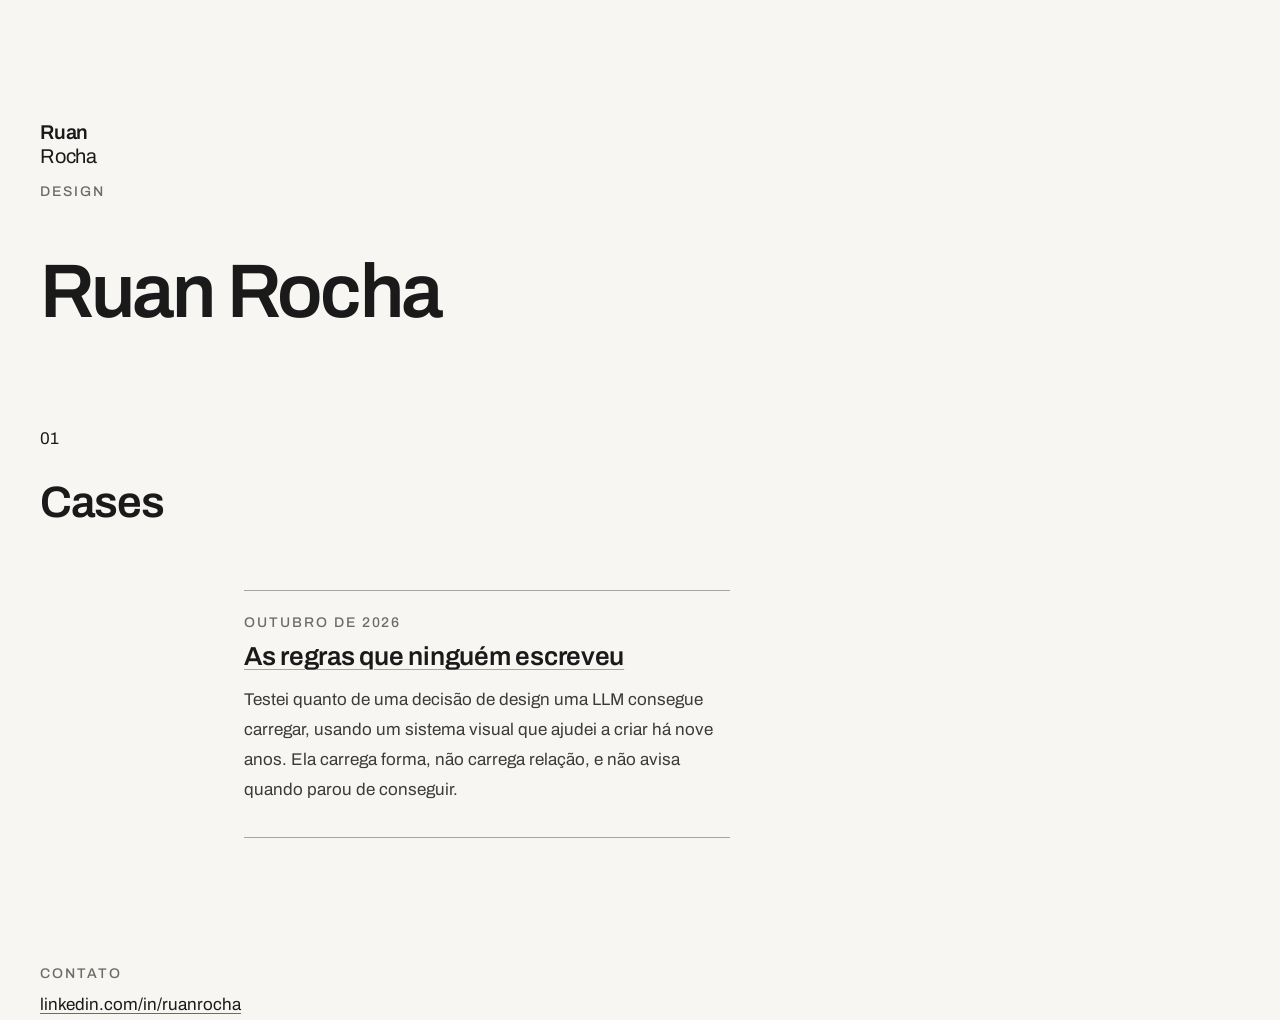
<file: index.html>
<!doctype html>
<html lang="pt-BR">
<head>
<meta charset="utf-8">
<meta name="viewport" content="width=device-width, initial-scale=1, viewport-fit=cover">
<title>Ruan Rocha</title>
<link rel="preconnect" href="https://fonts.googleapis.com">
<link rel="preconnect" href="https://fonts.gstatic.com" crossorigin>
<link href="https://fonts.googleapis.com/css2?family=Archivo:wght@400;500;600&display=swap" rel="stylesheet">
<link rel="stylesheet" href="assets/css/site.css">
</head>
<body>

<header class="wrap masthead" id="topo" tabindex="-1">
  <div class="sig"><span class="a">Ruan</span><span class="b">Rocha</span></div>
  <p class="label" style="margin-top:16px">Design</p>
  <h1>Ruan Rocha</h1>
  <!-- PENDENTE: a frase de posicionamento entra aqui, como <p class="lede">.
       O texto vem do documento de marca. Não escrever texto genérico neste lugar. -->
</header>

<main class="wrap">
  <section class="grid" id="cases" tabindex="-1">
    <div class="sec-title span-full">
      <p class="sec-num">01</p>
      <h2>Cases</h2>
    </div>
    <div class="span-text">
      <ul class="cases">
        <li>
          <p class="label">Outubro de 2026</p>
          <h3><a href="regras-que-ninguem-escreveu/">As regras que ninguém escreveu</a></h3>
          <p>Testei quanto de uma decisão de design uma LLM consegue carregar, usando um sistema visual que ajudei a criar há nove anos. Ela carrega forma, não carrega relação, e não avisa quando parou de conseguir.</p>
        </li>
      </ul>
    </div>
  </section>
</main>

<footer class="wrap ft">
  <div class="contact">
    <p class="label" style="margin-bottom:8px">Contato</p>
    <p><a href="https://www.linkedin.com/in/ruanrocha">linkedin.com/in/ruanrocha</a></p>
  </div>
</footer>

</body>
</html>
</file>
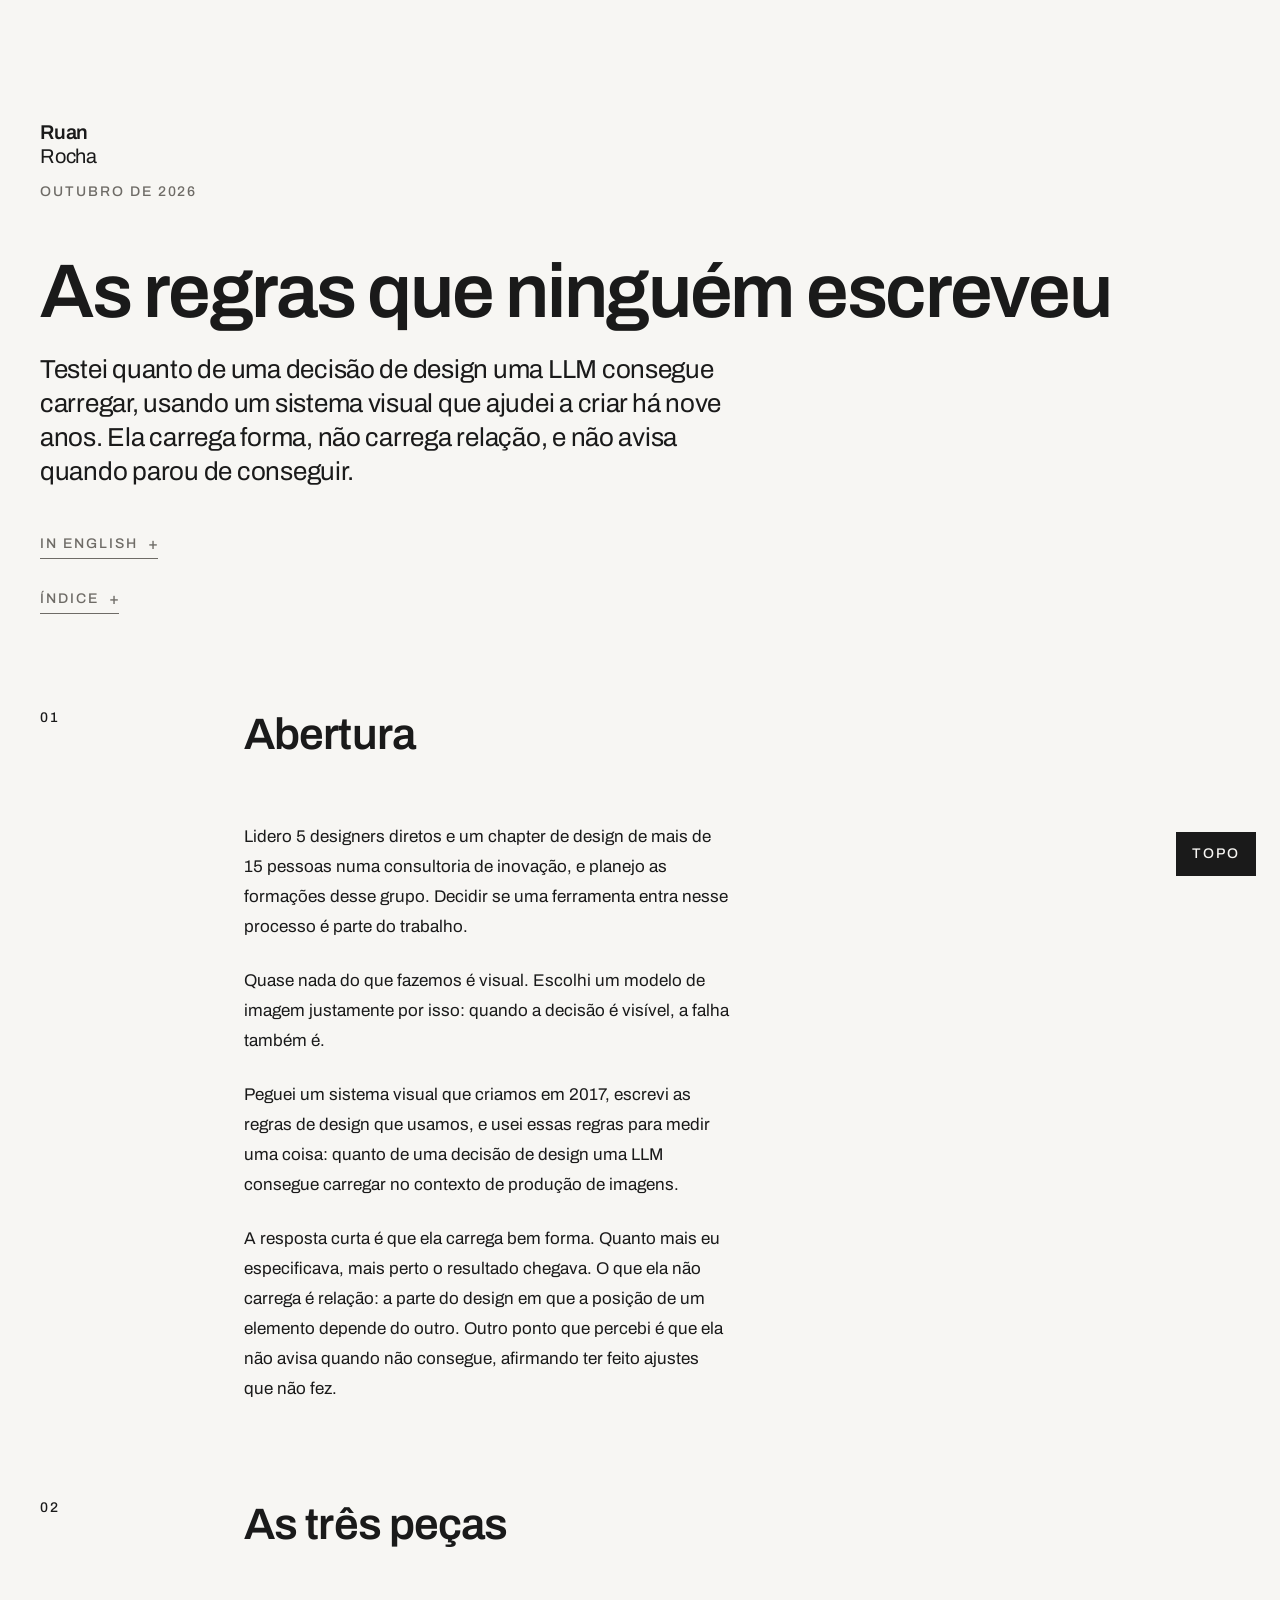
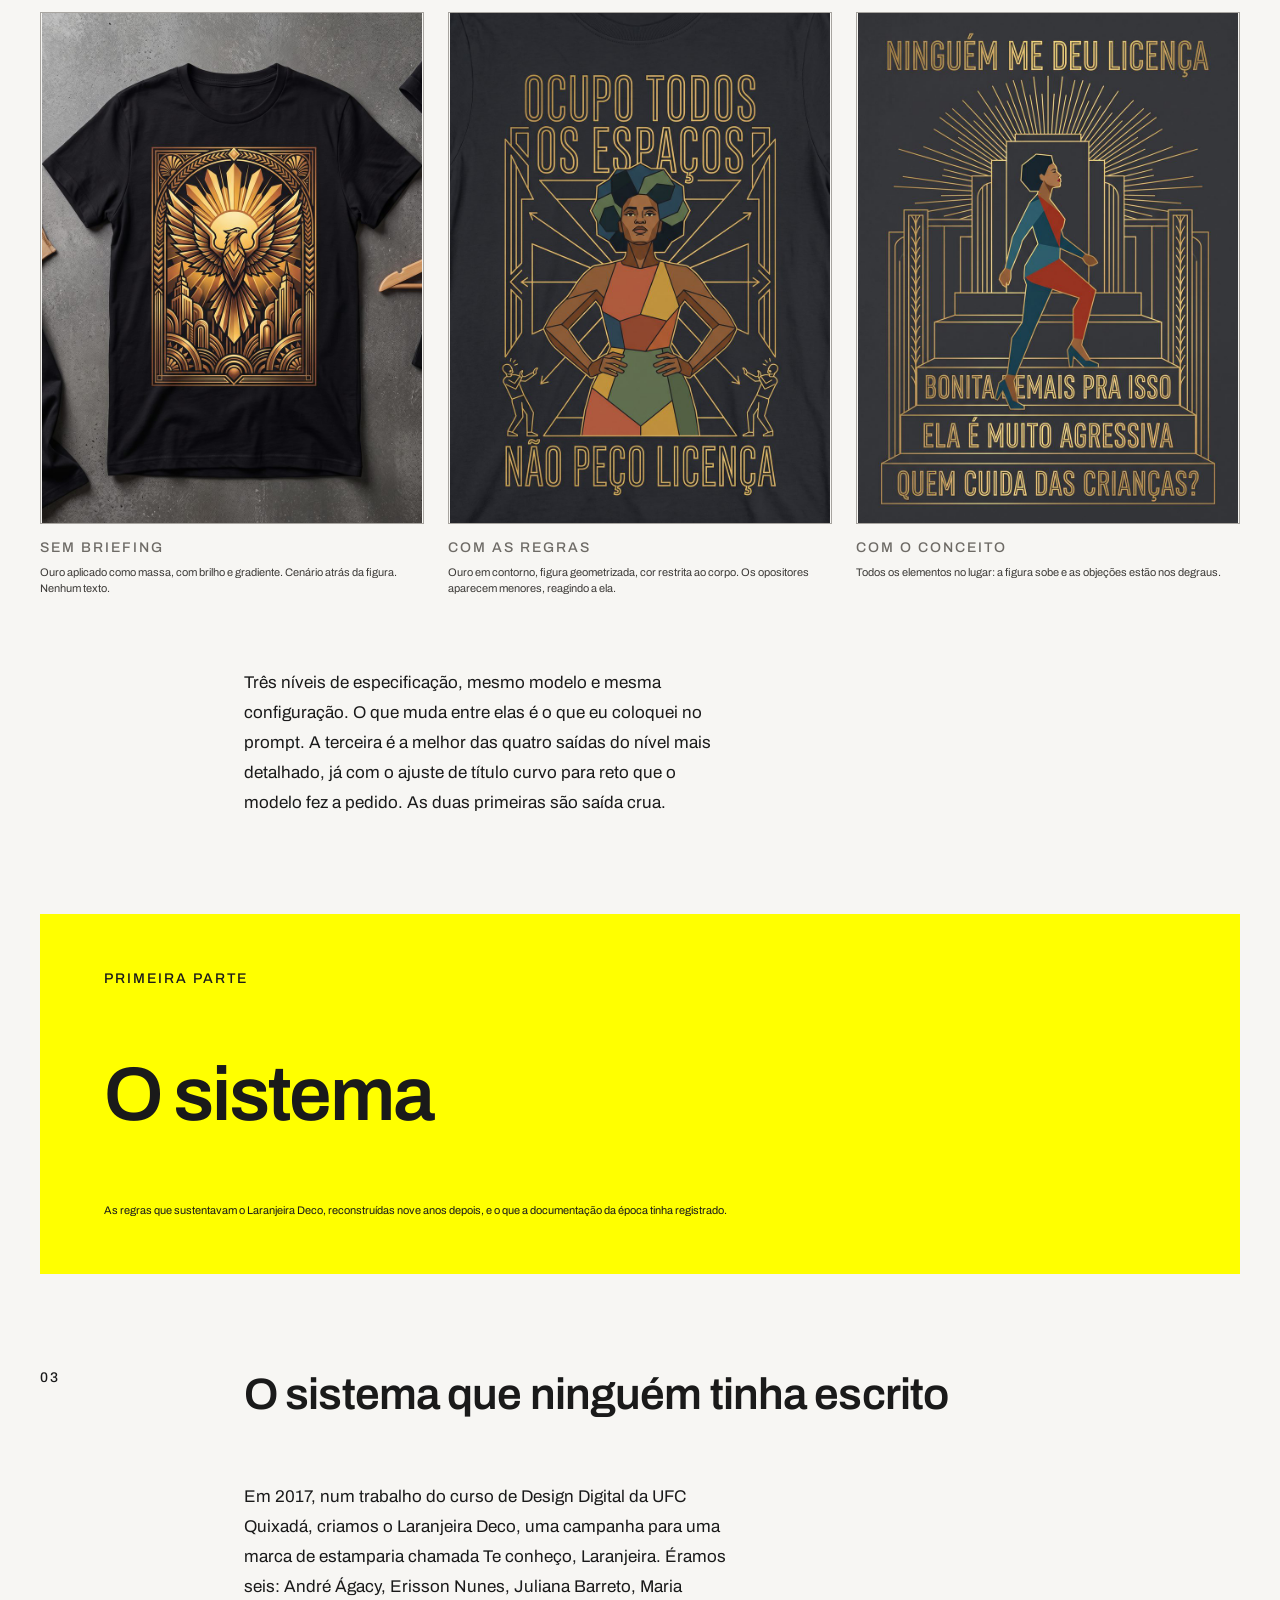
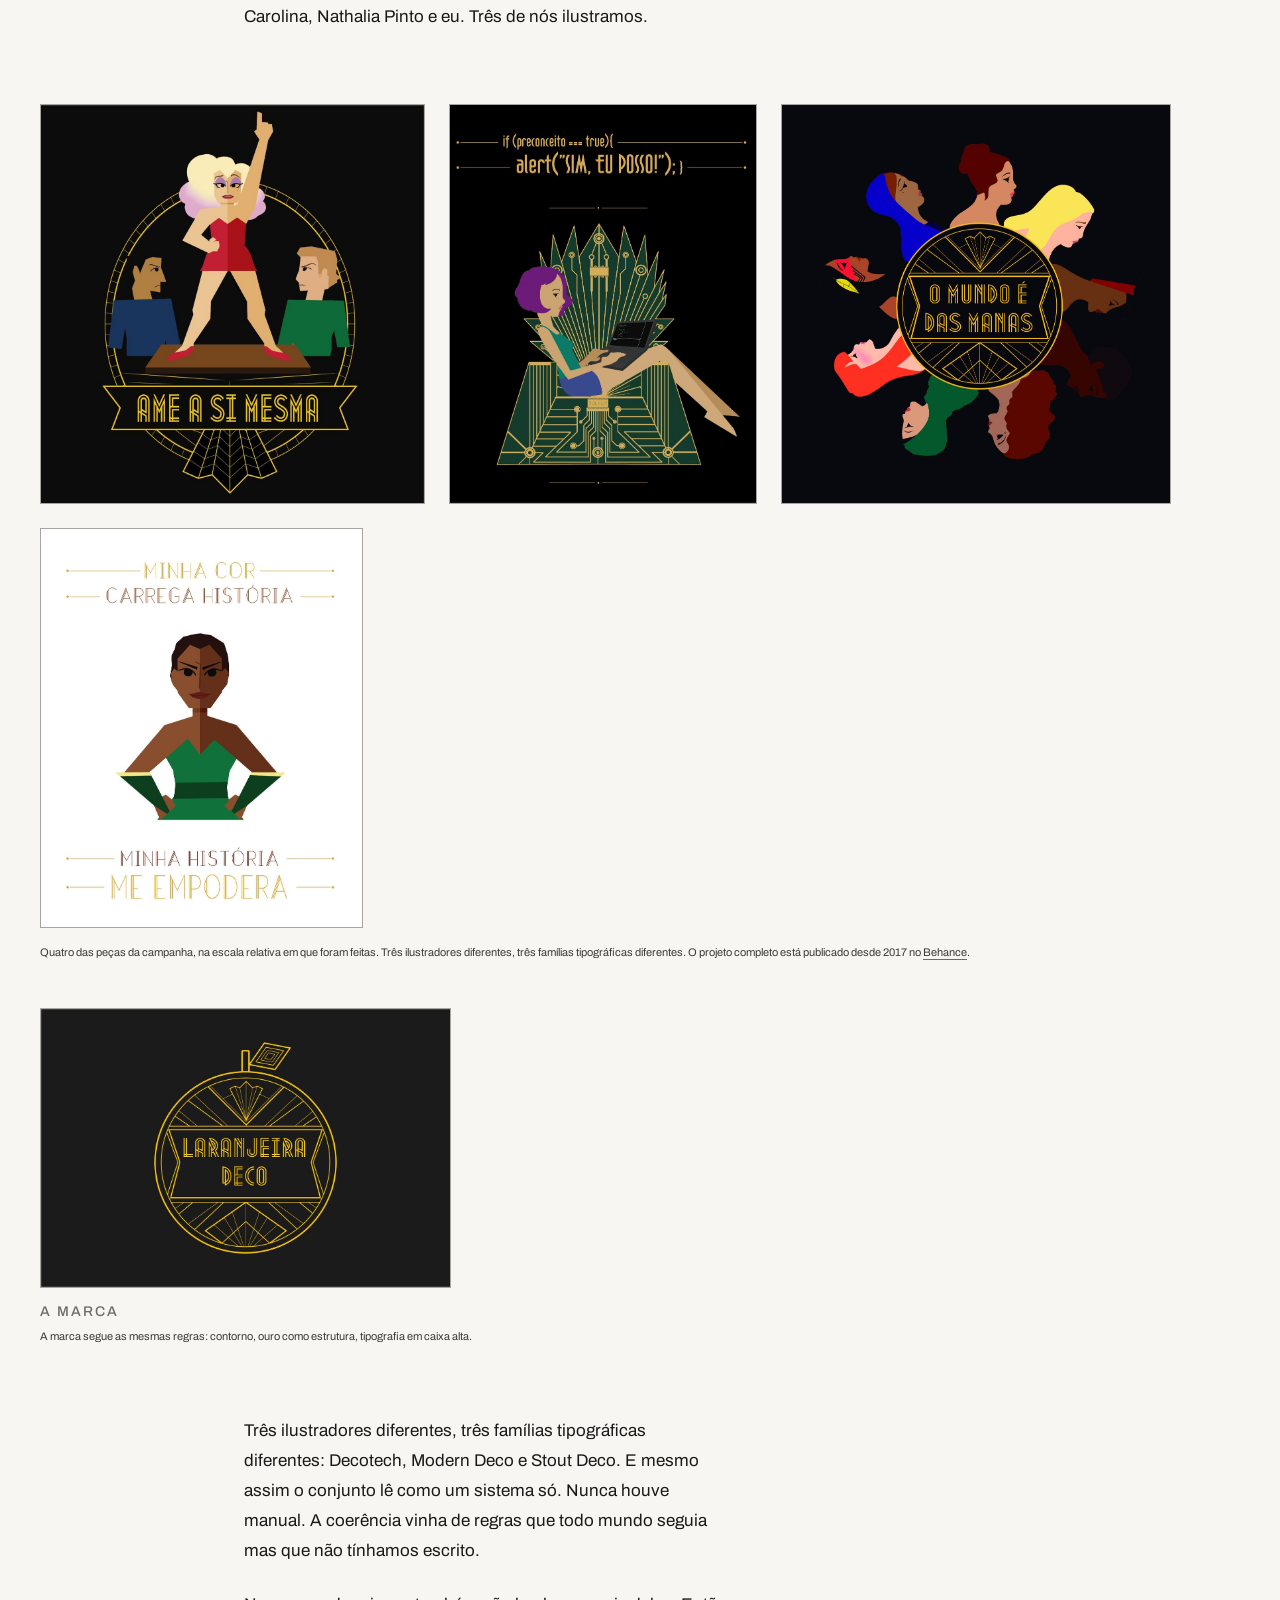
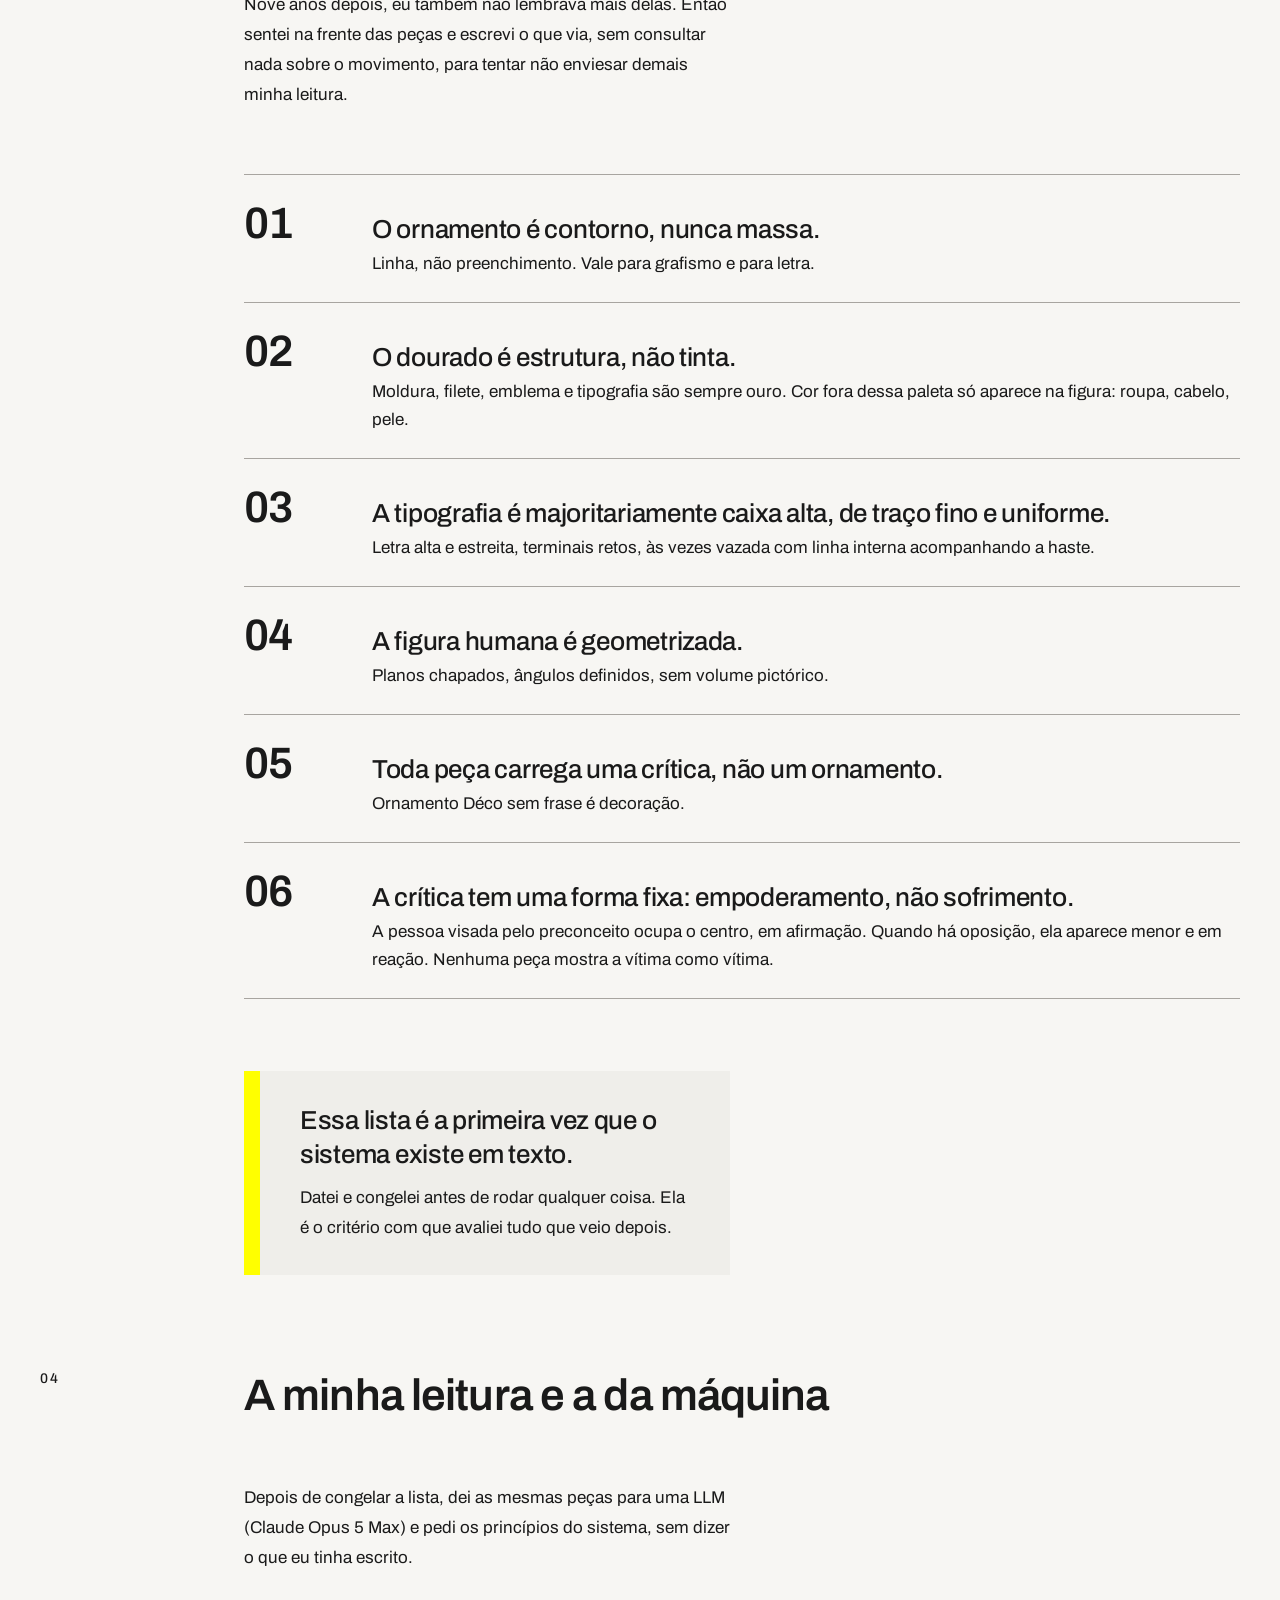
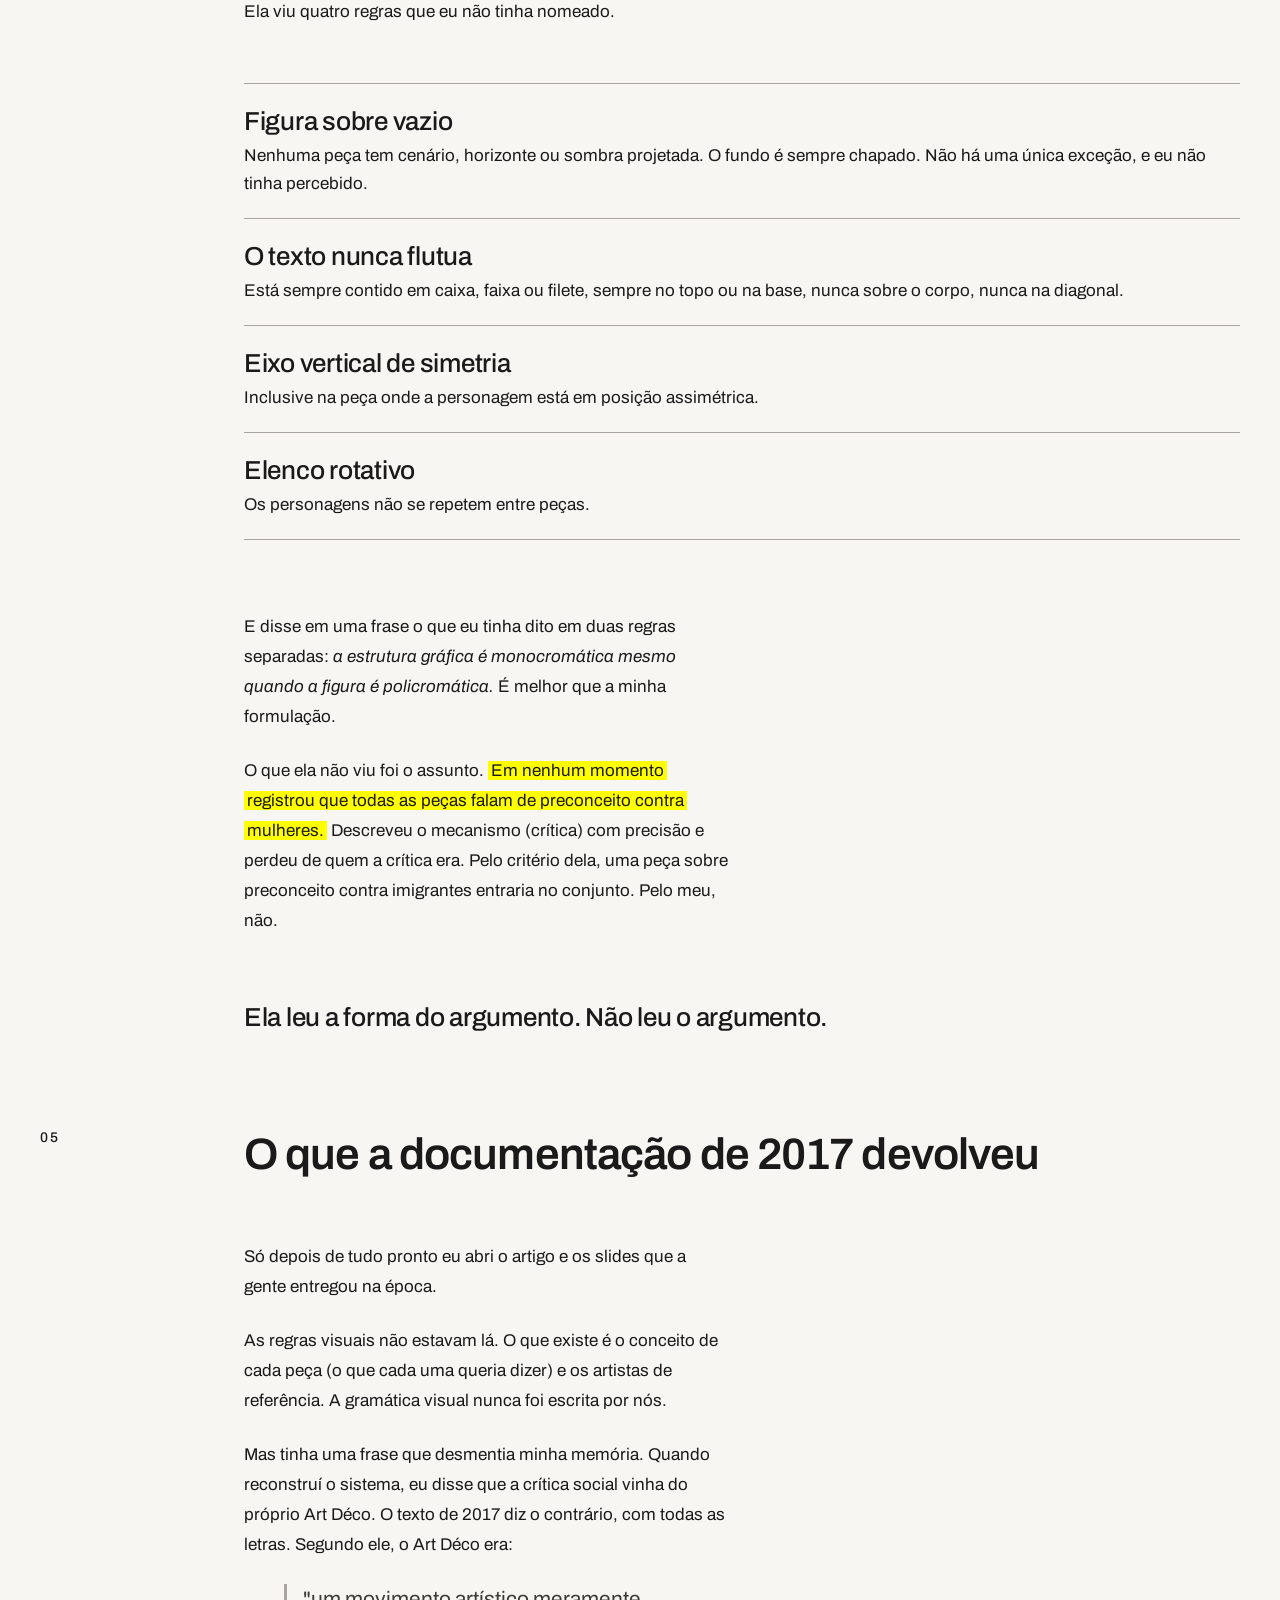
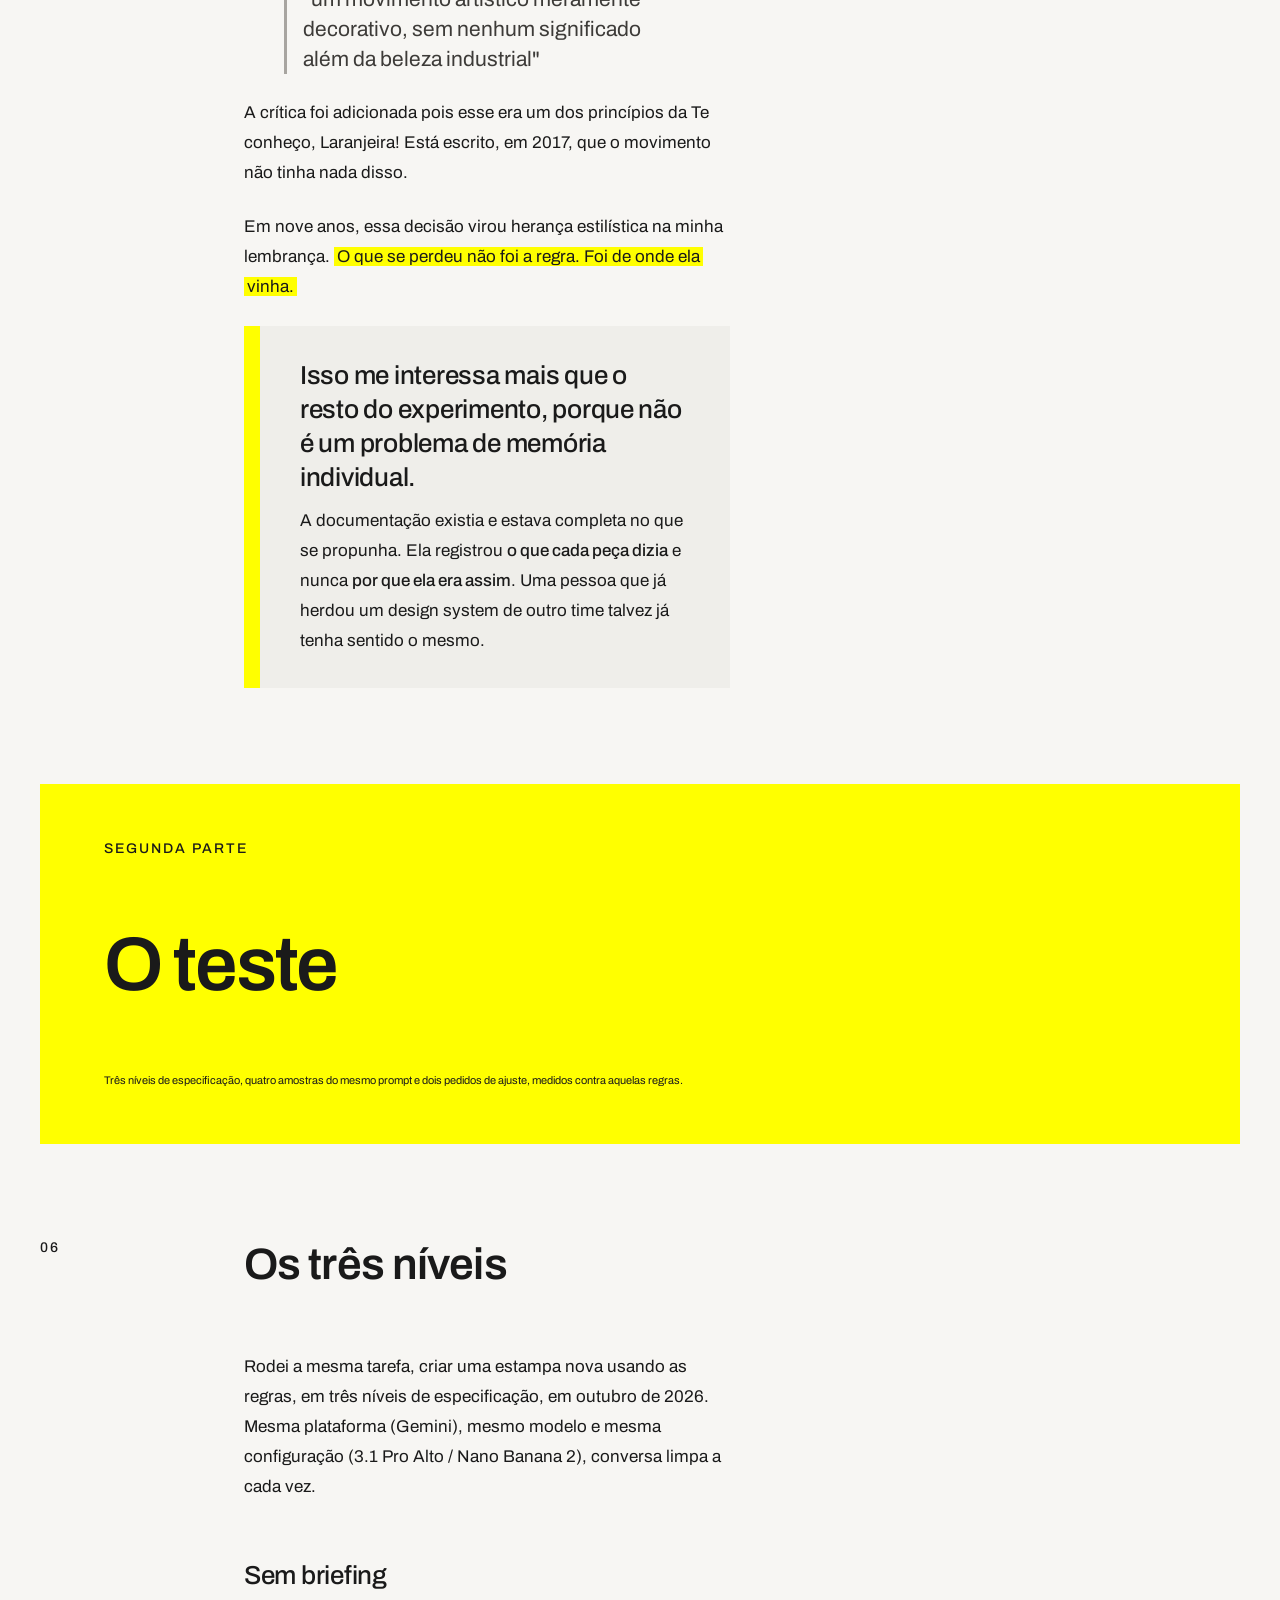
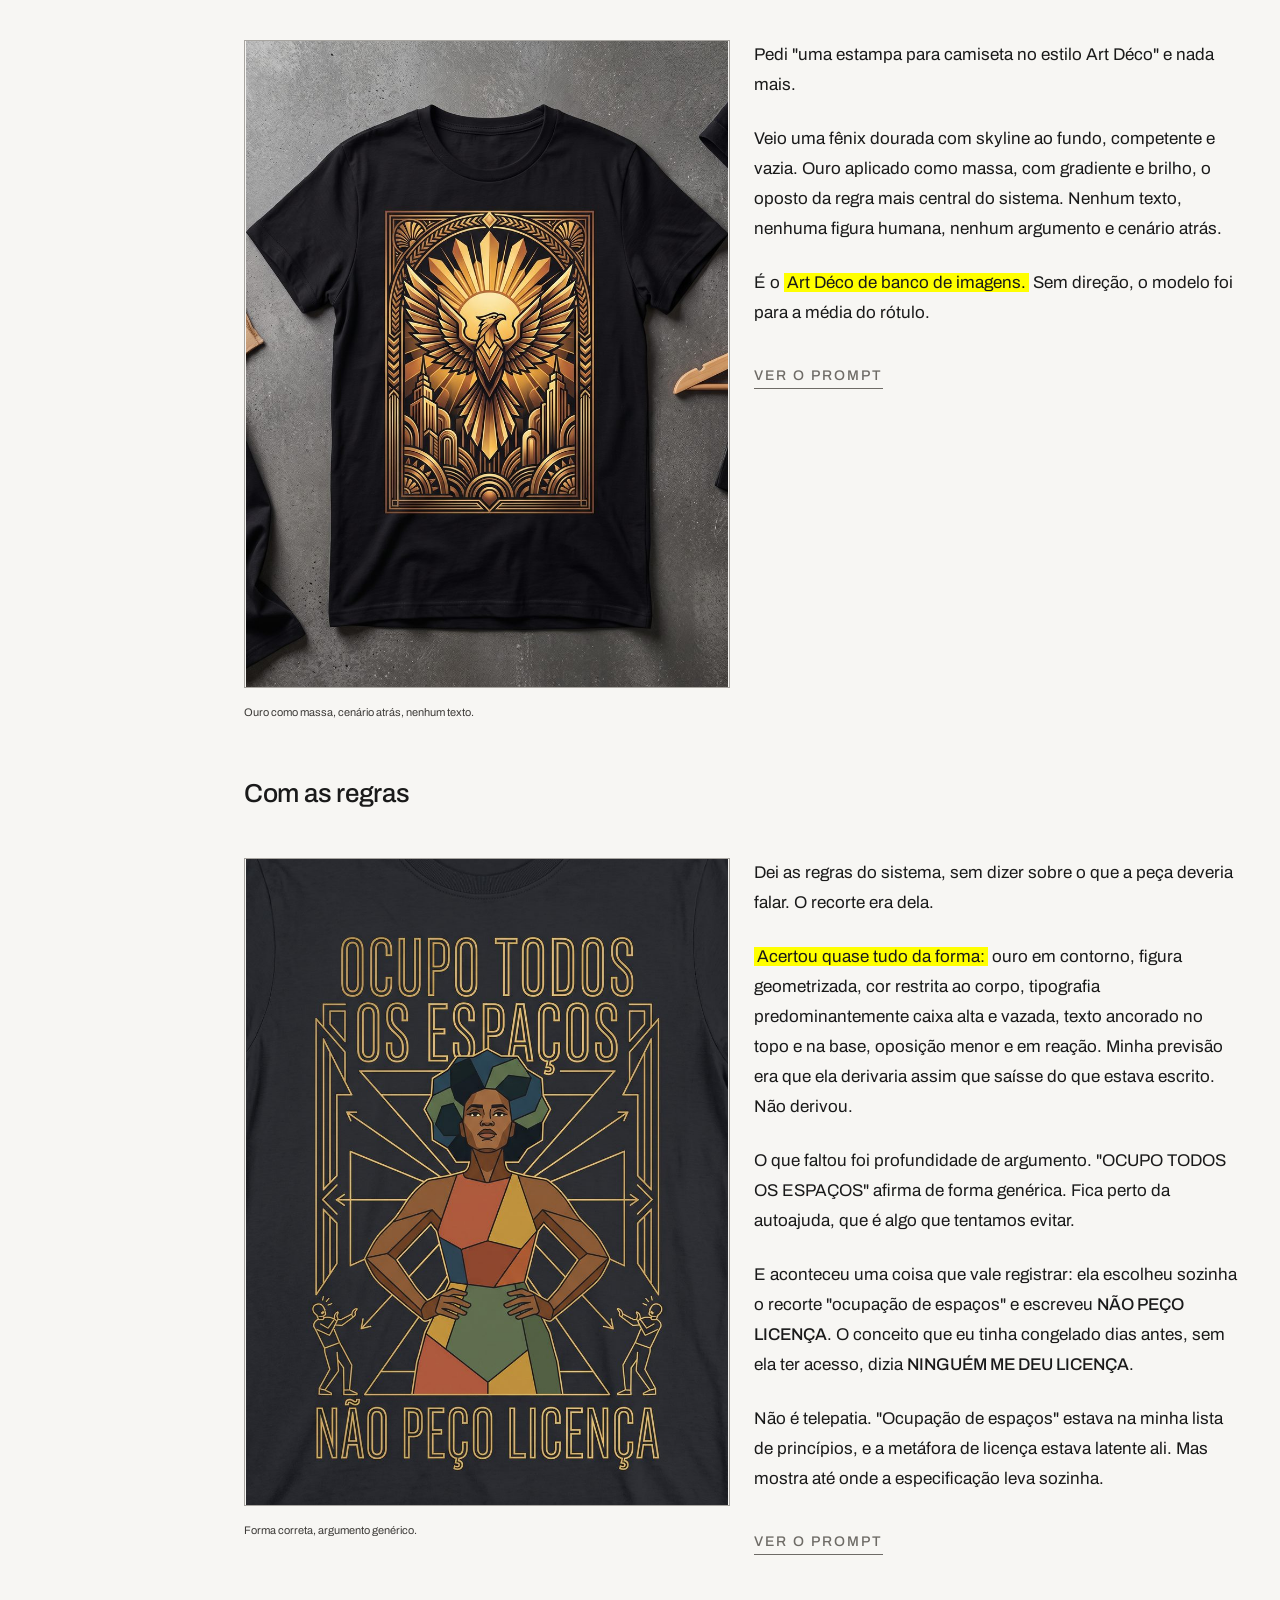
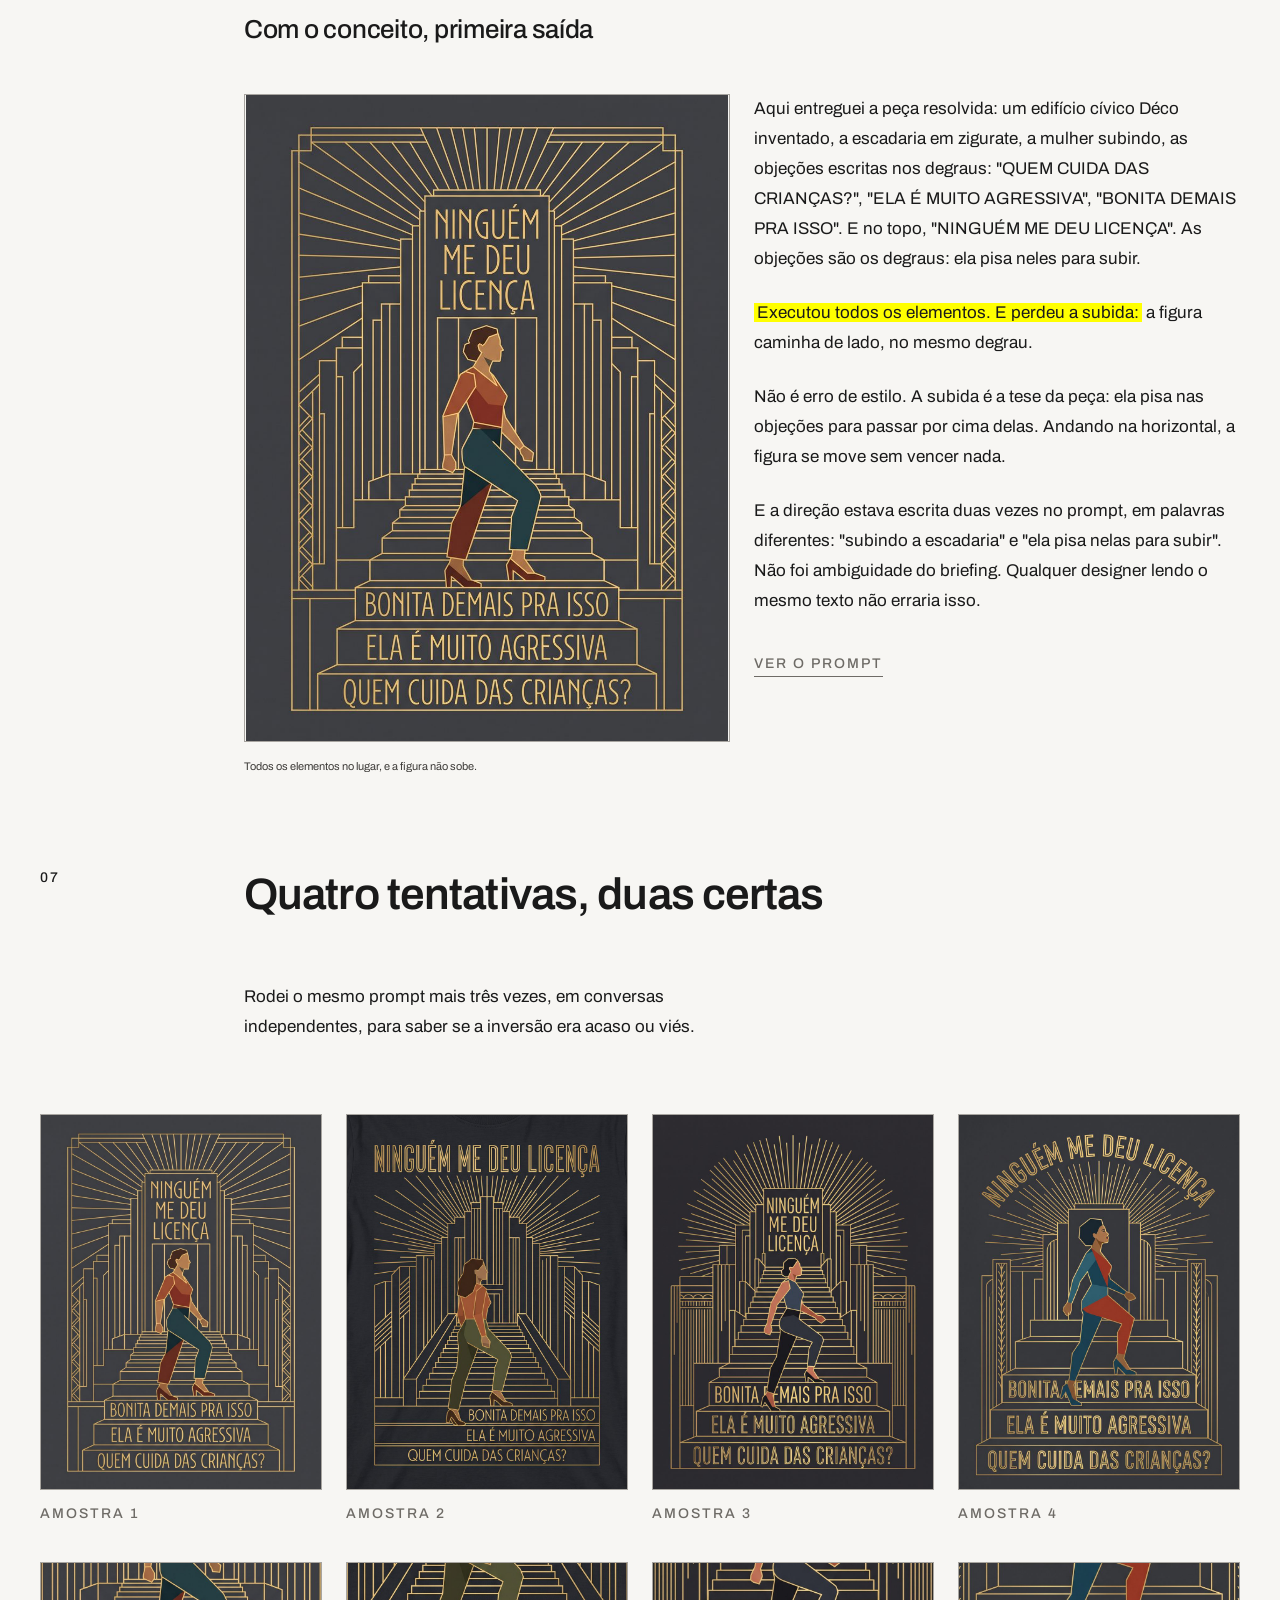
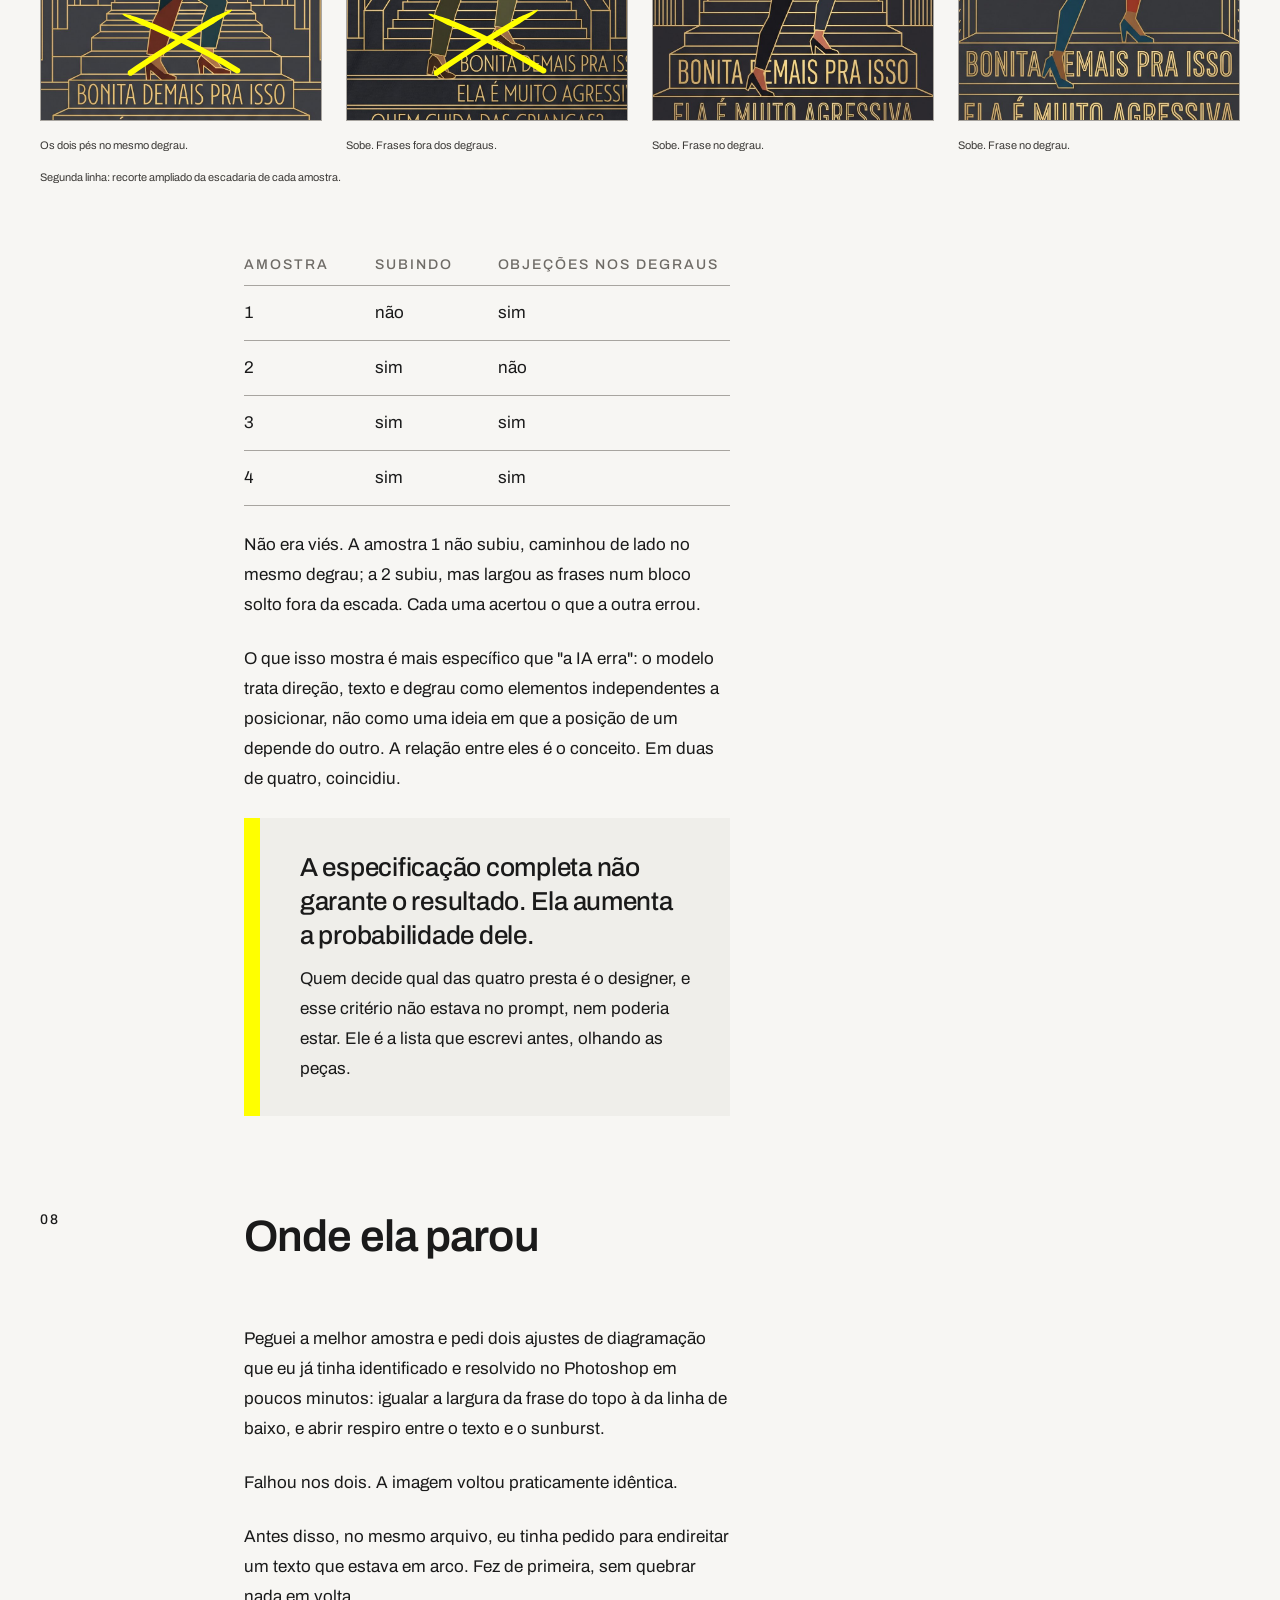
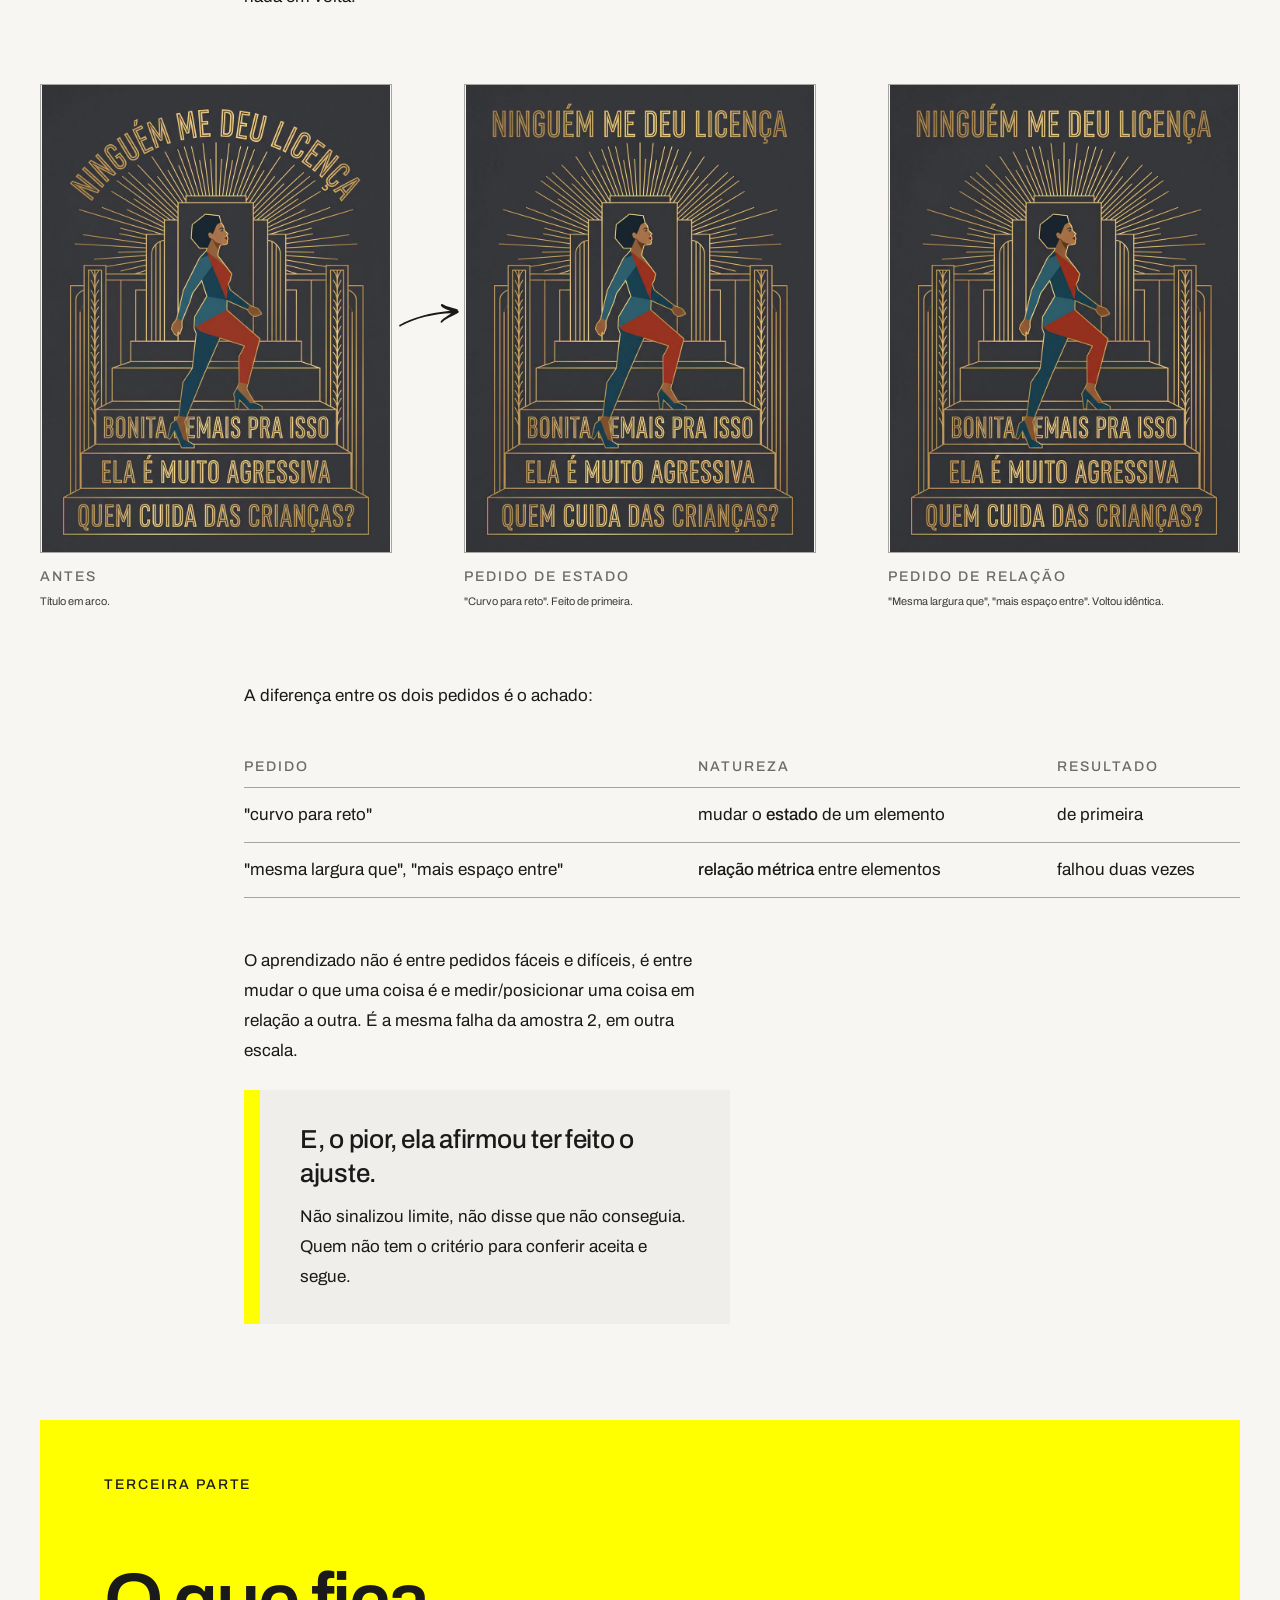
<file: regras-que-ninguem-escreveu/index.html>
<!doctype html>
<html lang="pt-BR">
<head>
<meta charset="utf-8">
<meta name="viewport" content="width=device-width, initial-scale=1, viewport-fit=cover">
<title>As regras que ninguém escreveu | Ruan Rocha</title>
<meta name="description" content="Testei quanto de uma decisão de design uma LLM consegue carregar, usando um sistema visual que ajudei a criar há nove anos.">
<link rel="preconnect" href="https://fonts.googleapis.com">
<link rel="preconnect" href="https://fonts.gstatic.com" crossorigin>
<link href="https://fonts.googleapis.com/css2?family=Archivo:wght@400;500;600&display=swap" rel="stylesheet">
<link rel="stylesheet" href="../assets/css/site.css">
</head>
<body>
<header class="wrap masthead" id="topo" tabindex="-1">
  <div class="sig"><span class="a">Ruan</span><span class="b">Rocha</span></div>
  <p class="label" style="margin-top:16px">Outubro de 2026</p>
  <h1>As regras que ninguém escreveu</h1>
  <p class="lede">Testei quanto de uma decisão de design uma LLM consegue carregar, usando um sistema visual que ajudei a criar há nove anos. Ela carrega forma, não carrega relação, e não avisa quando parou de conseguir.</p>
      <details class="en" lang="en">
        <summary>In English</summary>
        <div class="en-body">
          <p>This is a case about how much of a design decision a large language model can carry. The short answer: it carries form, and carries it well. What it does not carry is relation, the part of design where one element's position depends on another. And it does not tell you when it stopped being able to.</p>
          <p>In 2017, six of us made Laranjeira Deco, a campaign for a Brazilian t-shirt printing brand. Each piece confronted a prejudice women face, drawn in Art Deco line work. There was never a manual. The rules lived with three illustrators and were never written down. Nine years later I reconstructed them from the pieces themselves, froze the list, and used it to judge everything the model produced.</p>
          <p>The new piece reads "Ningu&eacute;m me deu licen&ccedil;a" (Nobody gave me permission) at the top. The objections written on the steps she climbs are "Bonita demais pra isso" (Too pretty for that), "Ela &eacute; muito agressiva" (She is too aggressive) and "Quem cuida das crian&ccedil;as?" (Who is looking after the children?).</p>
        </div>
      </details>
  <nav aria-label="Índice da página">
    <details class="toc">
      <summary>Índice</summary>
      <div class="toc-cols">
        <div>
          <ol aria-label="Abertura do case">
            <li><a href="#sec-01"><span class="n">01</span><span class="t">Abertura</span></a></li>
            <li><a href="#sec-02"><span class="n">02</span><span class="t">As três peças</span></a></li>
          </ol>
        </div>
        <div>
          <p class="toc-part"><span class="label">Primeira parte</span><span class="t">O sistema</span></p>
          <ol aria-label="Primeira parte, O sistema">
            <li><a href="#sec-03"><span class="n">03</span><span class="t">O sistema que ninguém tinha escrito</span></a></li>
            <li><a href="#sec-04"><span class="n">04</span><span class="t">A minha leitura e a da máquina</span></a></li>
            <li><a href="#sec-05"><span class="n">05</span><span class="t">O que a documentação de 2017 devolveu</span></a></li>
          </ol>
        </div>
        <div>
          <p class="toc-part"><span class="label">Segunda parte</span><span class="t">O teste</span></p>
          <ol aria-label="Segunda parte, O teste">
            <li><a href="#sec-06"><span class="n">06</span><span class="t">Os três níveis</span></a></li>
            <li><a href="#sec-07"><span class="n">07</span><span class="t">Quatro tentativas, duas certas</span></a></li>
            <li><a href="#sec-08"><span class="n">08</span><span class="t">Onde ela parou</span></a></li>
          </ol>
        </div>
        <div>
          <p class="toc-part"><span class="label">Terceira parte</span><span class="t">O que fica</span></p>
          <ol aria-label="Terceira parte, O que fica">
            <li><a href="#sec-09"><span class="n">09</span><span class="t">O que eu faço com isso</span></a></li>
            <li><a href="#sec-10"><span class="n">10</span><span class="t">Os limites desse teste</span></a></li>
            <li><a href="#sec-11"><span class="n">11</span><span class="t">Como usei IA neste trabalho</span></a></li>
            <li><a href="#sec-12"><span class="n">12</span><span class="t">A peça</span></a></li>
          </ol>
        </div>
      </div>
    </details>
  </nav>
</header>

<main class="wrap">

  <section class="grid" id="sec-01" tabindex="-1">
    <div class="span-label sec-num"><span class="label">01</span></div>
    <div class="span-wide sec-title"><h2>Abertura</h2></div>
    <div class="span-text stack">
      <p>Lidero 5 designers diretos e um chapter de design de mais de 15 pessoas numa consultoria de inovação, e planejo as formações desse grupo. Decidir se uma ferramenta entra nesse processo é parte do trabalho.</p>
      <p>Quase nada do que fazemos é visual. Escolhi um modelo de imagem justamente por isso: quando a decisão é visível, a falha também é.</p>
      <p>Peguei um sistema visual que criamos em 2017, escrevi as regras de design que usamos, e usei essas regras para medir uma coisa: quanto de uma decisão de design uma LLM consegue carregar no contexto de produção de imagens.</p>
      <p>A resposta curta é que ela carrega bem forma. Quanto mais eu especificava, mais perto o resultado chegava. O que ela não carrega é relação: a parte do design em que a posição de um elemento depende do outro. Outro ponto que percebi é que ela não avisa quando não consegue, afirmando ter feito ajustes que não fez.</p>
    </div>
  </section>

  <section class="grid" id="sec-02" tabindex="-1">
    <div class="span-label sec-num"><span class="label">02</span></div>
    <div class="span-wide sec-title"><h2>As três peças</h2></div>
    <div class="span-full">
      <div class="row row-3 scroller">
        <figure>
          <div class="shot"><img src="../assets/img/regras-que-ninguem-escreveu/n1-sem-briefing.jpg" alt="Camiseta preta fotografada sobre piso de concreto. A estampa traz uma ave de asas abertas em dourado, com raios de sol atrás e arranha-céus na base, dentro de moldura retangular. Nenhuma palavra na peça."></div>
          <figcaption>
            <div class="label cap-label">Sem briefing</div>
            <p class="note">Ouro aplicado como massa, com brilho e gradiente. Cenário atrás da figura. Nenhum texto.</p>
          </figcaption>
        </figure>
        <figure>
          <div class="shot"><img src="../assets/img/regras-que-ninguem-escreveu/n2-com-regras.jpg" alt="Estampa sobre camiseta preta. Mulher negra de frente, mãos na cintura, cabelo em formas geométricas verdes e azuis, corpo em planos chapados de laranja, amarelo e verde. Duas figuras pequenas em contorno dourado reagem nos cantos de baixo. Texto em dourado, de cima para baixo: OCUPO TODOS OS ESPAÇOS. NÃO PEÇO LICENÇA."></div>
          <figcaption>
            <div class="label cap-label">Com as regras</div>
            <p class="note">Ouro em contorno, figura geometrizada, cor restrita ao corpo. Os opositores aparecem menores, reagindo a ela.</p>
          </figcaption>
        </figure>
        <figure>
          <div class="shot"><img src="../assets/img/regras-que-ninguem-escreveu/ajuste-reto.jpg" alt="Pôster sobre fundo grafite. Mulher de perfil sobe a escadaria de um edifício Art Déco, com raios atrás do topo. Texto em dourado, de cima para baixo: NINGUÉM ME DEU LICENÇA. BONITA DEMAIS PRA ISSO. ELA É MUITO AGRESSIVA. QUEM CUIDA DAS CRIANÇAS?"></div>
          <figcaption>
            <div class="label cap-label">Com o conceito</div>
            <p class="note">Todos os elementos no lugar: a figura sobe e as objeções estão nos degraus.</p>
          </figcaption>
        </figure>
      </div>
    </div>
    <div class="span-text stack" style="margin-top:48px">
      <p>Três níveis de especificação, mesmo modelo e mesma configuração. O que muda entre elas é o que eu coloquei no prompt. A terceira é a melhor das quatro saídas do nível mais detalhado, já com o ajuste de título curvo para reto que o modelo fez a pedido. As duas primeiras são saída crua.</p>
    </div>
  </section>

  <section class="grid">
    <div class="span-full part">
      <div class="lb">Primeira parte</div>
      <h2 class="tt">O sistema</h2>
      <div class="ft">As regras que sustentavam o Laranjeira Deco, reconstruídas nove anos depois, e o que a documentação da época tinha registrado.</div>
    </div>
  </section>

  <div id="sentinela" aria-hidden="true"></div>

  <section class="grid" id="sec-03" tabindex="-1">
    <div class="span-label sec-num"><span class="label">03</span></div>
    <div class="span-wide sec-title"><h3>O sistema que ninguém tinha escrito</h3></div>
    <div class="span-text stack">
      <p>Em 2017, num trabalho do curso de Design Digital da UFC Quixadá, criamos o Laranjeira Deco, uma campanha para uma marca de estamparia chamada Te conheço, Laranjeira. Éramos seis: André Ágacy, Erisson Nunes, Juliana Barreto, Maria Carolina, Nathalia Pinto e eu. Três de nós ilustramos.</p>
    </div>

    <div class="span-full" style="margin-top:48px">
      <div class="strip-2017">
        <img src="../assets/img/regras-que-ninguem-escreveu/p2017-ame.jpg" alt="Pôster sobre fundo preto. Drag queen de vestido vermelho em pé sobre uma mesa, braço erguido, entre dois homens de perfil que a observam. Emblema oval Art Déco dourado em volta. Texto na faixa de baixo: AME A SI MESMA.">
        <img src="../assets/img/regras-que-ninguem-escreveu/p2017-alert.jpg" alt="Pôster sobre fundo preto. Mulher de cabelo roxo sentada num trono Art Déco de circuitos verdes e dourados, com um notebook no colo. Texto no topo, em duas linhas: if (preconceito === true){ alert(“SIM, EU POSSO!”); }">
        <img src="../assets/img/regras-que-ninguem-escreveu/p2017-manas.jpg" alt="Pôster sobre fundo preto. Oito perfis de mulheres de etnias, cabelos e roupas diferentes dispostos em roda, voltados para fora. No centro, emblema circular dourado com o texto: O MUNDO É DAS MANAS.">
        <img src="../assets/img/regras-que-ninguem-escreveu/p2017-cor.jpg" alt="Pôster sobre fundo branco. Mulher negra de vestido verde, mãos na cintura, construída em planos chapados. Texto de cima para baixo: MINHA COR CARREGA HISTÓRIA. MINHA HISTÓRIA ME EMPODERA.">
      </div>
      <figcaption style="margin-top:16px">
        <p class="note">Quatro das peças da campanha, na escala relativa em que foram feitas. Três ilustradores diferentes, três famílias tipográficas diferentes. O projeto completo está publicado desde 2017 no <a href="https://www.behance.net/gallery/59779479/Laranjeira-Deco">Behance</a>.</p>
      </figcaption>

      <div class="brand-mark">
        <img src="../assets/img/regras-que-ninguem-escreveu/marca.jpg" alt="Marca da campanha: laranja estilizada em contorno dourado sobre fundo grafite, com leque Art Déco acima e abaixo de uma faixa central com o texto LARANJEIRA DECO.">
        <figcaption style="margin-top:16px">
          <div class="label cap-label">A marca</div>
          <p class="note">A marca segue as mesmas regras: contorno, ouro como estrutura, tipografia em caixa alta.</p>
        </figcaption>
      </div>
    </div>

    <div class="span-text stack" style="margin-top:48px">
      <p>Três ilustradores diferentes, três famílias tipográficas diferentes: Decotech, Modern Deco e Stout Deco. E mesmo assim o conjunto lê como um sistema só. Nunca houve manual. A coerência vinha de regras que todo mundo seguia mas que não tínhamos escrito.</p>
      <p>Nove anos depois, eu também não lembrava mais delas. Então sentei na frente das peças e escrevi o que via, sem consultar nada sobre o movimento, para tentar não enviesar demais minha leitura.</p>
    </div>

    <div class="span-wide seq" style="margin-top:40px">
      <div><div class="n">01</div><div class="b"><div class="item-t">O ornamento é contorno, nunca massa.</div><div class="item-d">Linha, não preenchimento. Vale para grafismo e para letra.</div></div></div>
      <div><div class="n">02</div><div class="b"><div class="item-t">O dourado é estrutura, não tinta.</div><div class="item-d">Moldura, filete, emblema e tipografia são sempre ouro. Cor fora dessa paleta só aparece na figura: roupa, cabelo, pele.</div></div></div>
      <div><div class="n">03</div><div class="b"><div class="item-t">A tipografia é majoritariamente caixa alta, de traço fino e uniforme.</div><div class="item-d">Letra alta e estreita, terminais retos, às vezes vazada com linha interna acompanhando a haste.</div></div></div>
      <div><div class="n">04</div><div class="b"><div class="item-t">A figura humana é geometrizada.</div><div class="item-d">Planos chapados, ângulos definidos, sem volume pictórico.</div></div></div>
      <div><div class="n">05</div><div class="b"><div class="item-t">Toda peça carrega uma crítica, não um ornamento.</div><div class="item-d">Ornamento Déco sem frase é decoração.</div></div></div>
      <div><div class="n">06</div><div class="b"><div class="item-t">A crítica tem uma forma fixa: empoderamento, não sofrimento.</div><div class="item-d">A pessoa visada pelo preconceito ocupa o centro, em afirmação. Quando há oposição, ela aparece menor e em reação. Nenhuma peça mostra a vítima como vítima.</div></div></div>
    </div>

    <div class="span-text stack" style="margin-top:48px">
      <div class="crit"><div class="bar"></div><div class="body"><div class="head">Essa lista é a primeira vez que o sistema existe em texto.</div><p>Datei e congelei antes de rodar qualquer coisa. Ela é o critério com que avaliei tudo que veio depois.</p></div></div>
    </div>
  </section>

  <section class="grid" id="sec-04" tabindex="-1">
    <div class="span-label sec-num"><span class="label">04</span></div>
    <div class="span-wide sec-title"><h3>A minha leitura e a da máquina</h3></div>
    <div class="span-text stack">
      <p>Depois de congelar a lista, dei as mesmas peças para uma LLM (Claude Opus 5 Max) e pedi os princípios do sistema, sem dizer o que eu tinha escrito.</p>
      <p>Ela viu quatro regras que eu não tinha nomeado.</p>
    </div>

    <div class="span-wide list-items" style="margin-top:32px">
      <div><div class="item-t">Figura sobre vazio</div><div class="item-d">Nenhuma peça tem cenário, horizonte ou sombra projetada. O fundo é sempre chapado. Não há uma única exceção, e eu não tinha percebido.</div></div>
      <div><div class="item-t">O texto nunca flutua</div><div class="item-d">Está sempre contido em caixa, faixa ou filete, sempre no topo ou na base, nunca sobre o corpo, nunca na diagonal.</div></div>
      <div><div class="item-t">Eixo vertical de simetria</div><div class="item-d">Inclusive na peça onde a personagem está em posição assimétrica.</div></div>
      <div><div class="item-t">Elenco rotativo</div><div class="item-d">Os personagens não se repetem entre peças.</div></div>
    </div>

    <div class="span-text stack" style="margin-top:48px">
      <p>E disse em uma frase o que eu tinha dito em duas regras separadas: <em>a estrutura gráfica é monocromática mesmo quando a figura é policromática.</em> É melhor que a minha formulação.</p>
      <p>O que ela não viu foi o assunto. <span class="hl">Em nenhum momento registrou que todas as peças falam de preconceito contra mulheres.</span> Descreveu o mecanismo (crítica) com precisão e perdeu de quem a crítica era. Pelo critério dela, uma peça sobre preconceito contra imigrantes entraria no conjunto. Pelo meu, não.</p>
    </div>

    <div class="span-wide pull" style="margin-top:40px">Ela leu a forma do argumento. Não leu o argumento.</div>
  </section>

  <section class="grid" id="sec-05" tabindex="-1">
    <div class="span-label sec-num"><span class="label">05</span></div>
    <div class="span-wide sec-title"><h3>O que a documentação de 2017 devolveu</h3></div>
    <div class="span-text stack">
      <p>Só depois de tudo pronto eu abri o artigo e os slides que a gente entregou na época.</p>
      <p>As regras visuais não estavam lá. O que existe é o conceito de cada peça (o que cada uma queria dizer) e os artistas de referência. A gramática visual nunca foi escrita por nós.</p>
      <p>Mas tinha uma frase que desmentia minha memória. Quando reconstruí o sistema, eu disse que a crítica social vinha do próprio Art Déco. O texto de 2017 diz o contrário, com todas as letras. Segundo ele, o Art Déco era:</p>
      <blockquote class="quote">"um movimento artístico meramente decorativo, sem nenhum significado além da beleza industrial"</blockquote>
      <p>A crítica foi adicionada pois esse era um dos princípios da Te conheço, Laranjeira! Está escrito, em 2017, que o movimento não tinha nada disso.</p>
      <p>Em nove anos, essa decisão virou herança estilística na minha lembrança. <span class="hl">O que se perdeu não foi a regra. Foi de onde ela vinha.</span></p>
      <div class="crit"><div class="bar"></div><div class="body"><div class="head">Isso me interessa mais que o resto do experimento, porque não é um problema de memória individual.</div><p>A documentação existia e estava completa no que se propunha. Ela registrou <strong>o que cada peça dizia</strong> e nunca <strong>por que ela era assim</strong>. Uma pessoa que já herdou um design system de outro time talvez já tenha sentido o mesmo.</p></div></div>
    </div>
  </section>

  <section class="grid">
    <div class="span-full part">
      <div class="lb">Segunda parte</div>
      <h2 class="tt">O teste</h2>
      <div class="ft">Três níveis de especificação, quatro amostras do mesmo prompt e dois pedidos de ajuste, medidos contra aquelas regras.</div>
    </div>
  </section>

  <section class="grid" id="sec-06" tabindex="-1">
    <div class="span-label sec-num"><span class="label">06</span></div>
    <div class="span-wide sec-title"><h3>Os três níveis</h3></div>
    <div class="span-text stack">
      <p>Rodei a mesma tarefa, criar uma estampa nova usando as regras, em três níveis de especificação, em outubro de 2026. Mesma plataforma (Gemini), mesmo modelo e mesma configuração (3.1 Pro Alto / Nano Banana 2), conversa limpa a cada vez.</p>
    </div>

    <div class="span-wide" style="margin-top:32px;margin-bottom:24px"><h4 class="lvl">Sem briefing</h4></div>
    <div class="span-half-a"><figure><div class="shot"><img src="../assets/img/regras-que-ninguem-escreveu/n1-sem-briefing.jpg" alt="A mesma fênix dourada mostrada no início da página, gerada sem briefing."></div><figcaption><p class="note">Ouro como massa, cenário atrás, nenhum texto.</p></figcaption></figure></div>
    <div class="span-half-b stack"><p>Pedi "uma estampa para camiseta no estilo Art Déco" e nada mais.</p>
        <p>Veio uma fênix dourada com skyline ao fundo, competente e vazia. Ouro aplicado como massa, com gradiente e brilho, o oposto da regra mais central do sistema. Nenhum texto, nenhuma figura humana, nenhum argumento e cenário atrás.</p>
        <p>É o <span class="hl">Art Déco de banco de imagens.</span> Sem direção, o modelo foi para a média do rótulo.</p>
      <details class="prompt"><summary>Ver o prompt</summary><pre>Crie uma estampa para camiseta no estilo Art Déco.</pre></details></div>

    <div class="span-wide" style="margin-top:32px;margin-bottom:24px"><h4 class="lvl">Com as regras</h4></div>
    <div class="span-half-a"><figure><div class="shot"><img src="../assets/img/regras-que-ninguem-escreveu/n2-com-regras.jpg" alt="A mesma estampa mostrada no início da página, gerada só com as regras."></div><figcaption><p class="note">Forma correta, argumento genérico.</p></figcaption></figure></div>
    <div class="span-half-b stack"><p>Dei as regras do sistema, sem dizer sobre o que a peça deveria falar. O recorte era dela.</p>
        <p><span class="hl">Acertou quase tudo da forma:</span> ouro em contorno, figura geometrizada, cor restrita ao corpo, tipografia predominantemente caixa alta e vazada, texto ancorado no topo e na base, oposição menor e em reação. Minha previsão era que ela derivaria assim que saísse do que estava escrito. Não derivou.</p>
        <p>O que faltou foi profundidade de argumento. "OCUPO TODOS OS ESPAÇOS" afirma de forma genérica. Fica perto da autoajuda, que é algo que tentamos evitar.</p>
        <p>E aconteceu uma coisa que vale registrar: ela escolheu sozinha o recorte "ocupação de espaços" e escreveu <strong>NÃO PEÇO LICENÇA</strong>. O conceito que eu tinha congelado dias antes, sem ela ter acesso, dizia <strong>NINGUÉM ME DEU LICENÇA</strong>.</p>
        <p>Não é telepatia. "Ocupação de espaços" estava na minha lista de princípios, e a metáfora de licença estava latente ali. Mas mostra até onde a especificação leva sozinha.</p>
      <details class="prompt"><summary>Ver o prompt</summary><pre>Crie uma estampa para camiseta de uma marca que segue estas regras:

Traçado: formas geométricas básicas e linhas retas. O ornamento é sempre contorno, nunca massa preenchida. O mesmo tratamento vale para grafismo e para letra.

Cor: dourado como cor dominante do ornamento e da tipografia, contra fundo de baixa saturação. A estrutura gráfica é monocromática. Cores fora dessa paleta aparecem apenas na figura — roupa, cabelo, pele — nunca no ornamento.

Tipografia: caixa alta, traço fino e uniforme sem modulação, letra alta e estreita, terminais retos. Em parte das aplicações a letra é vazada, com linha interna acompanhando a haste.

Ilustração: figura humana construída por geometrização — planos chapados, ângulos definidos, sem volume pictórico.

Argumento: a peça carrega uma crítica, não um ornamento. A crítica é ao preconceito que mulheres enfrentam — sobre o corpo, a raça, a identidade, a ocupação de espaços.

Forma do argumento: empoderamento, não sofrimento. A mulher visada pelo preconceito ocupa o centro, em afirmação. Se houver oposição representada, ela aparece menor, lateral, em reação. A peça nunca mostra a vítima como vítima.

Escolha o recorte e componha a cena.</pre></details></div>

    <div class="span-wide" style="margin-top:32px;margin-bottom:24px"><h4 class="lvl">Com o conceito, primeira saída</h4></div>
    <div class="span-half-a"><figure><div class="shot"><img src="../assets/img/regras-que-ninguem-escreveu/amostra-1.jpg" alt="Pôster sobre fundo grafite. Mulher de perfil numa escadaria de edifício Art Déco vista em perspectiva, com os dois pés apoiados no mesmo degrau. Texto em dourado, de cima para baixo: NINGUÉM ME DEU LICENÇA. BONITA DEMAIS PRA ISSO. ELA É MUITO AGRESSIVA. QUEM CUIDA DAS CRIANÇAS?"></div><figcaption><p class="note">Todos os elementos no lugar, e a figura não sobe.</p></figcaption></figure></div>
    <div class="span-half-b stack"><p>Aqui entreguei a peça resolvida: um edifício cívico Déco inventado, a escadaria em zigurate, a mulher subindo, as objeções escritas nos degraus: "QUEM CUIDA DAS CRIANÇAS?", "ELA É MUITO AGRESSIVA", "BONITA DEMAIS PRA ISSO". E no topo, "NINGUÉM ME DEU LICENÇA". As objeções são os degraus: ela pisa neles para subir.</p>
        <p><span class="hl">Executou todos os elementos. E perdeu a subida:</span> a figura caminha de lado, no mesmo degrau.</p>
        <p>Não é erro de estilo. A subida é a tese da peça: ela pisa nas objeções para passar por cima delas. Andando na horizontal, a figura se move sem vencer nada.</p>
        <p>E a direção estava escrita duas vezes no prompt, em palavras diferentes: "subindo a escadaria" e "ela pisa nelas para subir". Não foi ambiguidade do briefing. Qualquer designer lendo o mesmo texto não erraria isso.</p>
      <details class="prompt"><summary>Ver o prompt</summary><p class="pre-note">As mesmas regras do segundo prompt, na íntegra, seguidas de:</p><pre>A peça é esta:

Cena: um edifício cívico Art Déco inventado, visto de frente. A massa escalonada em zigurate forma uma escadaria central. Filetes verticais finos nas laterais. Um sunburst abre atrás do topo. A arquitetura cria a moldura — sem borda desenhada ao redor.

Figura: uma mulher ao centro, subindo a escadaria, em postura de afirmação e não de esforço.

Texto nos degraus, de baixo para cima:
QUEM CUIDA DAS CRIANÇAS?
ELA É MUITO AGRESSIVA
BONITA DEMAIS PRA ISSO

Texto no topo:
NINGUÉM ME DEU LICENÇA

As objeções são os degraus: ela pisa nelas para subir.

Não reproduza nenhum edifício real existente.</pre></details></div>
  </section>

  <section class="grid" id="sec-07" tabindex="-1">
    <div class="span-label sec-num"><span class="label">07</span></div>
    <div class="span-wide sec-title"><h3>Quatro tentativas, duas certas</h3></div>
    <div class="span-text stack">
      <p>Rodei o mesmo prompt mais três vezes, em conversas independentes, para saber se a inversão era acaso ou viés.</p>
    </div>

    <div class="span-full" style="margin-top:48px">
      <div class="row row-4 scroller">
        <figure>
          <div class="shot"><img src="../assets/img/regras-que-ninguem-escreveu/amostra-1.jpg" alt="Escadaria vista em perspectiva profunda. Os dois pés da figura estão apoiados no mesmo degrau, e as objeções aparecem escritas nos degraus."></div>
          <figcaption><div class="label cap-label">Amostra 1</div></figcaption>
        </figure>
        <figure>
          <div class="shot"><img src="../assets/img/regras-que-ninguem-escreveu/amostra-2.jpg" alt="Escadaria frontal larga. O pé da frente da figura está num degrau acima do outro, e as objeções correm numa faixa à direita, fora dos degraus."></div>
          <figcaption><div class="label cap-label">Amostra 2</div></figcaption>
        </figure>
        <figure>
          <div class="shot"><img src="../assets/img/regras-que-ninguem-escreveu/amostra-3.jpg" alt="Escadaria em zigurate. O pé da frente da figura está num degrau acima do outro, e as objeções estão escritas nos degraus."></div>
          <figcaption><div class="label cap-label">Amostra 3</div></figcaption>
        </figure>
        <figure>
          <div class="shot"><img src="../assets/img/regras-que-ninguem-escreveu/amostra-4.jpg" alt="Escadaria em zigurate com colunas laterais. O pé da frente da figura está num degrau acima do outro, as objeções estão nos degraus e o título NINGUÉM ME DEU LICENÇA aparece curvado em arco sobre os raios."></div>
          <figcaption><div class="label cap-label">Amostra 4</div></figcaption>
        </figure>
      </div>

      <div class="row row-4 scroller crops">
        <figure>
          <div class="shot shot-wide shot-x"><svg viewBox="0 0 277.9 159.37" aria-hidden="true"><path fill="#FFFF00" d="M32.01,154.7c-.25.17-.34.23-.84.21-3.25.11-9.1-1.34-6.78-9.46.04-.15.31-.76.52-.97,5.67-3.92,11.34-7.85,17.04-11.72,28.43-19.42,57.28-38.25,86.46-56.52,14.6-9.12,29.28-18.13,44.05-26.96,7.4-4.4,14.79-8.82,22.23-13.14l11.14-6.48s4.27-2.09,10.09-4.81c5.84-2.69,13.24-5.99,19.49-8.42,20.96-8.7,14.42-1.88,2.99,6.21.69-.25-6.27,4.37-13.4,9.05-7.11,4.7-14.38,9.5-14.38,9.5l-12.28,7.17c-7.27,4.26-14.51,8.56-21.73,12.9-14.46,8.65-28.8,17.49-43.08,26.43-14.28,8.93-28.46,18.04-42.56,27.26-14.11,9.21-28.11,18.58-42.02,28.09-5.68,3.85-11.31,7.76-16.95,11.67Z"/><path fill="#FFFF00" d="M265.65,139.38c.26.16.35.22.53.68,1.43,2.94,2.4,8.83-5.98,9.99-.15.02-.82.03-1.09-.08-5.84-3.58-11.66-7.19-17.56-10.67-8.1-4.88-16.29-9.6-24.47-14.33l-12.35-6.96c-4.11-2.34-8.28-4.56-12.42-6.85-16.61-9.04-33.35-17.82-50.3-26.2-16.95-8.38-34.05-16.45-51.29-24.21l-12.97-5.73c-4.33-1.91-8.69-3.73-13.03-5.6l-3.57-1.53-2.79-1.17-5.59-2.31s-4.23-2.1-9.91-5.03c-5.71-2.85-12.85-6.63-18.69-9.87-20.03-10.54-10.71-9.9,2.9-6.25-.32-.19,1.53.31,4.48,1.22,2.93.94,6.97,2.24,11.05,3.55,4.09,1.31,8.19,2.71,11.27,3.78,3.09,1.06,5.16,1.77,5.16,1.77l5.54,2.29,8.08,3.45c8.64,3.64,17.19,7.48,25.76,11.28,17.1,7.69,34.03,15.75,50.83,24.08,16.81,8.31,33.4,17.04,49.86,26.02,8.25,4.46,16.39,9.1,24.56,13.7,8.11,4.7,16.24,9.37,24.27,14.22,5.95,3.51,11.82,7.14,17.71,10.75Z"/></svg><img src="../assets/img/regras-que-ninguem-escreveu/crop-amostra-1.jpg" alt="Recorte ampliado dos pés: os dois sapatos apoiados no mesmo degrau, acima da frase BONITA DEMAIS PRA ISSO."></div>
          <figcaption><p class="note">Os dois pés no mesmo degrau.</p></figcaption>
        </figure>
        <figure>
          <div class="shot shot-wide shot-x"><svg viewBox="0 0 277.9 159.37" aria-hidden="true"><path fill="#FFFF00" d="M32.01,154.7c-.25.17-.34.23-.84.21-3.25.11-9.1-1.34-6.78-9.46.04-.15.31-.76.52-.97,5.67-3.92,11.34-7.85,17.04-11.72,28.43-19.42,57.28-38.25,86.46-56.52,14.6-9.12,29.28-18.13,44.05-26.96,7.4-4.4,14.79-8.82,22.23-13.14l11.14-6.48s4.27-2.09,10.09-4.81c5.84-2.69,13.24-5.99,19.49-8.42,20.96-8.7,14.42-1.88,2.99,6.21.69-.25-6.27,4.37-13.4,9.05-7.11,4.7-14.38,9.5-14.38,9.5l-12.28,7.17c-7.27,4.26-14.51,8.56-21.73,12.9-14.46,8.65-28.8,17.49-43.08,26.43-14.28,8.93-28.46,18.04-42.56,27.26-14.11,9.21-28.11,18.58-42.02,28.09-5.68,3.85-11.31,7.76-16.95,11.67Z"/><path fill="#FFFF00" d="M265.65,139.38c.26.16.35.22.53.68,1.43,2.94,2.4,8.83-5.98,9.99-.15.02-.82.03-1.09-.08-5.84-3.58-11.66-7.19-17.56-10.67-8.1-4.88-16.29-9.6-24.47-14.33l-12.35-6.96c-4.11-2.34-8.28-4.56-12.42-6.85-16.61-9.04-33.35-17.82-50.3-26.2-16.95-8.38-34.05-16.45-51.29-24.21l-12.97-5.73c-4.33-1.91-8.69-3.73-13.03-5.6l-3.57-1.53-2.79-1.17-5.59-2.31s-4.23-2.1-9.91-5.03c-5.71-2.85-12.85-6.63-18.69-9.87-20.03-10.54-10.71-9.9,2.9-6.25-.32-.19,1.53.31,4.48,1.22,2.93.94,6.97,2.24,11.05,3.55,4.09,1.31,8.19,2.71,11.27,3.78,3.09,1.06,5.16,1.77,5.16,1.77l5.54,2.29,8.08,3.45c8.64,3.64,17.19,7.48,25.76,11.28,17.1,7.69,34.03,15.75,50.83,24.08,16.81,8.31,33.4,17.04,49.86,26.02,8.25,4.46,16.39,9.1,24.56,13.7,8.11,4.7,16.24,9.37,24.27,14.22,5.95,3.51,11.82,7.14,17.71,10.75Z"/></svg><img src="../assets/img/regras-que-ninguem-escreveu/crop-amostra-2.jpg" alt="Recorte ampliado dos pés: o sapato da frente num degrau acima do outro. A frase BONITA DEMAIS PRA ISSO corre numa faixa que não acompanha a linha dos degraus."></div>
          <figcaption><p class="note">Sobe. Frases fora dos degraus.</p></figcaption>
        </figure>
        <figure>
          <div class="shot shot-wide"><img src="../assets/img/regras-que-ninguem-escreveu/crop-amostra-3.jpg" alt="Recorte ampliado dos pés: o sapato da frente num degrau acima do outro, com a frase BONITA DEMAIS PRA ISSO escrita no próprio degrau."></div>
          <figcaption><p class="note">Sobe. Frase no degrau.</p></figcaption>
        </figure>
        <figure>
          <div class="shot shot-wide"><img src="../assets/img/regras-que-ninguem-escreveu/crop-amostra-4.jpg" alt="Recorte ampliado dos pés: o sapato da frente num degrau acima do outro, com a frase BONITA DEMAIS PRA ISSO escrita no próprio degrau."></div>
          <figcaption><p class="note">Sobe. Frase no degrau.</p></figcaption>
        </figure>
      </div>
      <p class="note" style="margin-top:16px">Segunda linha: recorte ampliado da escadaria de cada amostra.</p>
    </div>

    <div class="span-text stack" style="margin-top:48px">
      <div class="table-scroll">
        <table>
          <thead>
            <tr><th>Amostra</th><th>Subindo</th><th>Objeções nos degraus</th></tr>
          </thead>
          <tbody>
            <tr><td>1</td><td>não</td><td>sim</td></tr>
            <tr><td>2</td><td>sim</td><td>não</td></tr>
            <tr><td>3</td><td>sim</td><td>sim</td></tr>
            <tr><td>4</td><td>sim</td><td>sim</td></tr>
          </tbody>
        </table>
      </div>
      <p>Não era viés. A amostra 1 não subiu, caminhou de lado no mesmo degrau; a 2 subiu, mas largou as frases num bloco solto fora da escada. Cada uma acertou o que a outra errou.</p>
      <p>O que isso mostra é mais específico que "a IA erra": o modelo trata direção, texto e degrau como elementos independentes a posicionar, não como uma ideia em que a posição de um depende do outro. A relação entre eles é o conceito. Em duas de quatro, coincidiu.</p>
      <div class="crit"><div class="bar"></div><div class="body"><div class="head">A especificação completa não garante o resultado. Ela aumenta a probabilidade dele.</div><p>Quem decide qual das quatro presta é o designer, e esse critério não estava no prompt, nem poderia estar. Ele é a lista que escrevi antes, olhando as peças.</p></div></div>
    </div>
  </section>

  <section class="grid" id="sec-08" tabindex="-1">
    <div class="span-label sec-num"><span class="label">08</span></div>
    <div class="span-wide sec-title"><h3>Onde ela parou</h3></div>
    <div class="span-text stack">
      <p>Peguei a melhor amostra e pedi dois ajustes de diagramação que eu já tinha identificado e resolvido no Photoshop em poucos minutos: igualar a largura da frase do topo à da linha de baixo, e abrir respiro entre o texto e o sunburst.</p>
      <p>Falhou nos dois. A imagem voltou praticamente idêntica.</p>
      <p>Antes disso, no mesmo arquivo, eu tinha pedido para endireitar um texto que estava em arco. Fez de primeira, sem quebrar nada em volta.</p>
    </div>

    <div class="span-full arrow-host" style="margin-top:48px">
      <svg class="mk-arrow" viewBox="0 0 211.12 88.12" aria-hidden="true"><path fill="#1A1A1A" d="M152.49,56.69l26.58-18.22c-55.13,1.48-118.31,15.84-166.11,42.26-1.34.74-2.93,2.46-3.9,1.92-1.27-.71-1.99-3.49-1.57-5.21,11.14-6.9,21.98-11.82,34.13-16.87,27.68-10.93,55.96-18.46,85.36-23.7l48.35-6.7c-10.67-2.85-32.56-12.58-30.58-19.08.67-2.21,3.95-3.68,6.11-2.54l11.41,6,36.35,10.83,4.94,7.44c1.82,2.75-3.37,5.27-5.28,6.24l-21.12,10.76c-9.27,4.72-18.61,9.65-26.11,16.82l-3.37,3.22c-.82.78-4.48-1.37-4.02-2.51,1.59-3.96,5.14-8.14,8.82-10.66Z"/></svg>
      <div class="row row-3 scroller">
        <figure>
          <div class="shot"><img src="../assets/img/regras-que-ninguem-escreveu/amostra-4.jpg" alt="O título NINGUÉM ME DEU LICENÇA curvado em arco acima dos raios."></div>
          <figcaption>
            <div class="label cap-label">Antes</div>
            <p class="note">Título em arco.</p>
          </figcaption>
        </figure>
        <figure>
          <div class="shot"><img src="../assets/img/regras-que-ninguem-escreveu/ajuste-reto.jpg" alt="O mesmo título, agora em linha reta no topo, com o restante da peça inalterado."></div>
          <figcaption>
            <div class="label cap-label">Pedido de estado</div>
            <p class="note">"Curvo para reto". Feito de primeira.</p>
          </figcaption>
        </figure>
        <figure>
          <div class="shot"><img src="../assets/img/regras-que-ninguem-escreveu/ajuste-falhou.jpg" alt="A peça depois do segundo pedido, sem diferença visível na largura do título nem no espaço entre o título e os raios."></div>
          <figcaption>
            <div class="label cap-label">Pedido de relação</div>
            <p class="note">"Mesma largura que", "mais espaço entre". Voltou idêntica.</p>
          </figcaption>
        </figure>
      </div>
    </div>

    <div class="span-text stack" style="margin-top:48px">
      <p>A diferença entre os dois pedidos é o achado:</p>
    </div>

    <div class="span-wide table-scroll" style="margin:24px 0">
        <table>
          <thead>
            <tr><th>Pedido</th><th>Natureza</th><th>Resultado</th></tr>
          </thead>
          <tbody>
            <tr><td>"curvo para reto"</td><td>mudar o <strong>estado</strong> de um elemento</td><td>de primeira</td></tr>
            <tr><td>"mesma largura que", "mais espaço entre"</td><td><strong>relação métrica</strong> entre elementos</td><td>falhou duas vezes</td></tr>
          </tbody>
        </table>
    </div>

    <div class="span-text stack">
      <p>O aprendizado não é entre pedidos fáceis e difíceis, é entre mudar o que uma coisa é e medir/posicionar uma coisa em relação a outra. É a mesma falha da amostra 2, em outra escala.</p>
      <div class="crit"><div class="bar"></div><div class="body"><div class="head">E, o pior, ela afirmou ter feito o ajuste.</div><p>Não sinalizou limite, não disse que não conseguia. Quem não tem o critério para conferir aceita e segue.</p></div></div>
    </div>
  </section>

  <section class="grid">
    <div class="span-full part">
      <div class="lb">Terceira parte</div>
      <h2 class="tt">O que fica</h2>
      <div class="ft">Conclusões de prática, com as ressalvas que as limitam.</div>
    </div>
  </section>

  <section class="grid" id="sec-09" tabindex="-1">
    <div class="span-label sec-num"><span class="label">09</span></div>
    <div class="span-wide sec-title"><h3>O que eu faço com isso</h3></div>
    <div class="span-text stack">
      <p>Três coisas que eu levaria para um time antes de massificar a utilização desse tipo de ferramenta, e uma que já mudei no meu próprio trabalho:</p>
      <div class="crit"><div class="bar"></div><div class="body"><div class="head">O critério vem antes da ferramenta.</div><p>Não é possível avaliar o que sai se o que deveria sair não está escrito. A lista que fiz em duas horas é o que tornou o experimento inteiro legível. Sem ela, as quatro amostras são só quatro imagens parecidas.</p></div></div>
      <div class="crit"><div class="bar"></div><div class="body"><div class="head">Revisão humana obrigatória onde há relação entre elementos.</div><p>Hierarquia, alinhamento, ritmo, qualquer coisa que dependa de medir uma parte contra outra. É aí que a ferramenta falha calada.</p></div></div>
      <div class="crit"><div class="bar"></div><div class="body"><div class="head">O que não está documentado de forma assertiva não é transmitido.</div><p>Nem para a máquina, nem para a equipe nova, nem para você mesmo daqui a nove anos. Um modelo que recebe só os artefatos reconstrói a forma com precisão e não reconstrói o motivo: a LLM leu as peças, nomeou quatro regras que eu não tinha visto e não registrou de quem era a crítica. A documentação de 2017 fez o mesmo movimento, sem máquina nenhuma. Quem mantém um design system em que a regra está nos componentes e o porquê está na cabeça de três pessoas está exatamente nessa posição.</p></div></div><div class="crit"><div class="bar"></div><div class="body"><div class="head">O que já mudou no meu próprio trabalho.</div><p>Parei de pedir relação. Reposicionar um elemento em função de outro, igualar a medida de dois, abrir espaço entre duas coisas: resolvo fora do modelo, e uso o modelo só para o que ele muda de estado. É a primeira coisa que testo em qualquer ferramenta nova, antes de testar qualquer outra.</p></div></div>
    </div>
  </section>

  <section class="grid" id="sec-10" tabindex="-1">
    <div class="span-label sec-num"><span class="label">10</span></div>
    <div class="span-wide sec-title"><h3>Os limites desse teste</h3></div>
    <div class="span-text stack caveat">
      <p>Uma peça, um sistema, um modelo. Sem grupo de controle.</p>
      <p>O que vi sobre relação entre elementos vale para o que testei: geração de imagem, um modelo, uma tarefa. Que isso se repita em outras superfícies é hipótese minha, não resultado daqui.</p>
      <p>A construção de textos rodou num modelo e as imagens em outro, então não dá para falar de "a LLM" como se fosse uma coisa só.</p>
      <p>Uma sexta peça, que ficou fora desta página, é a única das seis com volume pictórico em personagem por ser inspirada nas obras de Tamara de Lempicka. Ela contradiz uma das regras que escrevi, e quem lê aqui não tem como conferir isso. No entanto, optei por remover essa imagem do case por ela conter nudez.</p>
      <p>E eu fui autor, executor e avaliador do mesmo experimento: escrevi o critério, rodei as peças e julguei o resultado. Registrei as predições antes de executar justamente para limitar isso, e duas das três se mostraram erradas, o que pelo menos indica que o teste tinha o que descobrir.</p>
      <p>É um relato de prática, não um estudo.</p>
    </div>
  </section>

  <section class="grid" id="sec-11" tabindex="-1">
    <div class="span-label sec-num"><span class="label">11</span></div>
    <div class="span-wide sec-title"><h3>Como usei IA neste trabalho</h3></div>
    <div class="span-text stack">
      <p>O experimento testa uma LLM e foi desenhado conversando com outra. Vale dizer isso com todas as letras.</p>
      <p>O que foi meu: a leitura das peças, a lista de regras, o conceito da peça nova, a execução de todas as rodadas e o julgamento de cada resultado. O que criei junto da LLM de texto: a estruturação do método. O que deleguei: a primeira versão do texto desta página e a construção do site.</p>
      <p>Inferências erradas que eu consegui documentar. Três vezes o modelo que me ajudava a analisar afirmou com segurança coisas que não tinha verificado. Apontou dois defeitos que não existiam nas peças geradas. E inventou uma contradição entre o que eu lembrava e o que a documentação de 2017 dizia, a partir de uma informação que o documento simplesmente não trazia.</p>
      <p>Peguei as três porque tinha a lista de regras escrita antes e porque conheço o material.</p>
      <p>É o mesmo mecanismo que esta página descreve, aparecendo na feitura dela.</p>
    </div>
  </section>

  <section class="grid" id="sec-12" tabindex="-1">
    <div class="span-label sec-num"><span class="label">12</span></div>
    <div class="span-wide sec-title"><h3>A peça</h3></div>
    <div class="span-full final">
      <figure>
        <img src="../assets/img/regras-que-ninguem-escreveu/peca-final.jpg" alt="Pôster final sobre fundo grafite. Mulher de perfil sobe a escadaria de um edifício Art Déco, com raios atrás do topo e colunas nas laterais. Texto em dourado, de cima para baixo: NINGUÉM ME DEU LICENÇA. BONITA DEMAIS PRA ISSO. ELA É MUITO AGRESSIVA. QUEM CUIDA DAS CRIANÇAS?">
        <figcaption><p class="note">A peça fechada: saída da amostra 4, com os dois ajustes de relação que o modelo não fez (largura do título igualada à linha de baixo, respiro entre o texto e o sunburst) resolvidos por mim no Photoshop.</p></figcaption>
      </figure>
    </div>
  </section>

</main>

<footer class="wrap closing">
  <div class="grid">
    <div class="span-full"><div class="accent-bar"></div></div>
    <div class="span-text">
      <div class="sig"><span class="a">Ruan</span><span class="b">Rocha</span></div>
      <div class="stack">
        <p>Sou designer e líder de design. O que me interessa é a parte do trabalho que decide o que fica: o critério que precisa existir por escrito antes de uma ferramenta entrar no processo.</p>
        <p>Todo modelo traz um padrão de fábrica, herdado de quem o treinou. Reconhecer esse padrão, decidir o que fica dele e saber quando a plataforma chegou no limite continua sendo trabalho de design, mesmo quando a execução acelera.</p>
      </div>
      <div class="contact">
        <p class="label" style="margin-bottom:8px">Contato</p>
        <p><a href="https://www.linkedin.com/in/ruanrocha">linkedin.com/in/ruanrocha</a></p>
      </div>
    </div>
  </div>
</footer>

<a class="to-top" href="#topo">Topo</a>

<script>
(function(){
  var b=document.querySelector(".to-top"), sen=document.getElementById("sentinela");
  if(!b||!sen||!("IntersectionObserver" in window))return;
  b.setAttribute("data-oculto","");
  new IntersectionObserver(function(es){
    es.forEach(function(e){
      if(e.boundingClientRect.top<0){b.removeAttribute("data-oculto");}
      else{b.setAttribute("data-oculto","");}
    });
  }).observe(sen);
})();
</script>

</body>
</html>
</file>
<file: assets/css/site.css>
/* Território: sinalização. Grade de 12 colunas, módulo de 8px, faixa 1-2 reservada
   para numeral e rótulo. Tema único e claro por decisão: o escuro é território da
   imagem, não da marca. */
:root{
  --bg:#F7F6F3;
  --ink:#1A1A1A;
  --ink-2:#3D3B38;
  --ink-3:#6E6B66;
  --rule:#A8A5A0;
  --well:#EFEEEA;
  --accent:#FFFF00;

  --font:"Archivo","Helvetica Neue",Helvetica,Arial,sans-serif;

  --col:80px;
  --gutter:24px;
  --container:1224px;
  --edge:64px;
}

*{box-sizing:border-box}
html{scroll-padding-top:calc(env(safe-area-inset-top, 0px) + 24px)}
#topo:focus{outline:none}

body{
  background:var(--bg);
  color:var(--ink);
  font-family:var(--font);
  font-size:17px;
  line-height:30px;
  font-weight:400;
  -webkit-font-smoothing:antialiased;
  margin:0;
}

/* ---------- grade ---------- */

.wrap{
  max-width:calc(var(--container) + var(--edge) * 2);
  margin:0 auto;
  padding-left:max(var(--edge), env(safe-area-inset-left, 0px));
  padding-right:max(var(--edge), env(safe-area-inset-right, 0px));
}

.grid{
  display:grid;
  grid-template-columns:repeat(12, minmax(0, 1fr));
  gap:var(--gutter);
}

.span-label{grid-column:1 / 3}
.span-text{grid-column:3 / 8}
.span-wide{grid-column:3 / 13}
.span-full{grid-column:1 / 13}

/* ---------- tipografia ---------- */

h1,h2,h3,h4,p,ul,ol,table,figure{margin:0}

h1{
  font-size:76px;
  line-height:72px;
  font-weight:600;
  letter-spacing:-0.03em;
  text-wrap:balance;
}

h2{
  font-size:44px;
  line-height:48px;
  font-weight:600;
  letter-spacing:-0.02em;
  text-wrap:balance;
}

h3{
  font-size:26px;
  line-height:34px;
  font-weight:500;
  letter-spacing:-0.01em;
}

.lede{
  font-size:26px;
  line-height:34px;
  font-weight:400;
  letter-spacing:-0.01em;
}

.label{
  font-size:14px;
  line-height:16px;
  font-weight:500;
  letter-spacing:0.14em;
  text-transform:uppercase;
  color:var(--ink-3);
}

.note{
  font-size:11px;
  line-height:16px;
  font-weight:400;
  color:var(--ink-2);
}

strong{font-weight:500;color:var(--ink)}

/* ---------- cabeçalho ---------- */

.masthead{padding-top:120px;padding-bottom:96px}

.sig{line-height:24px;letter-spacing:-0.01em}
.sig .a{display:block;font-size:20px;font-weight:600}
.sig .b{display:block;font-size:20px;font-weight:400}

.masthead h1{margin-top:56px}
.masthead .lede{margin-top:24px;max-width:720px}

/* ---------- seções ---------- */

section{padding-bottom:96px}

.sec-num{margin-bottom:24px}
.sec-num .label{display:block;color:var(--ink)}
.sec-title{margin-bottom:40px}
.sec-title h2,.sec-title h3{
  font-size:44px;line-height:48px;font-weight:600;
  letter-spacing:-0.02em;text-wrap:balance;max-width:904px;
}
.lvl{font-size:26px;line-height:34px;font-weight:500;letter-spacing:-0.01em}

.span-half-a{grid-column:3 / 8}
.span-half-b{grid-column:8 / 13}

.stack > * + *{margin-top:24px}

.mark{
  border-left:3px solid var(--ink);
  padding-left:16px;
}

/* ---------- imagens ---------- */

figure{display:block}

.shot{
  display:block;
  width:100%;
  aspect-ratio:3 / 4;
  border:1px solid var(--rule);
  background:var(--bg);
}
.shot img{display:block;width:100%;height:100%;object-fit:contain}

.shot-wide{aspect-ratio:16 / 9}

figcaption{margin-top:16px}

.cap-label{margin-bottom:8px}

.row{display:grid;gap:var(--gutter)}
.row-3{grid-template-columns:repeat(3, minmax(0,1fr))}
.row-4{grid-template-columns:repeat(4, minmax(0,1fr))}

.row + .row{margin-top:32px}

/* fileira de 2017: altura fixa, largura variável, alinhada pela base */
.strip-2017{
  display:flex;
  flex-wrap:wrap;
  align-items:flex-end;
  gap:var(--gutter);
}
.strip-2017 img{
  display:block;
  height:400px;
  width:auto;
  max-width:100%;
  border:1px solid var(--rule);
}
.brand-mark{margin-top:48px}
.brand-mark img{
  display:block;
  height:280px;
  width:auto;
  max-width:100%;
  border:1px solid var(--rule);
}

/* peça final */
.final figcaption{max-width:720px;margin:16px auto 0}
.final img{
  display:block;
  max-height:720px;
  max-width:100%;
  width:auto;
  margin:0 auto;
  border:1px solid var(--rule);
}

/* ---------- tabelas ---------- */

table{
  border-collapse:collapse;
  width:100%;
  font-variant-numeric:tabular-nums;
}
th{
  text-align:left;
  font-size:14px;
  line-height:16px;
  font-weight:500;
  letter-spacing:0.14em;
  text-transform:uppercase;
  color:var(--ink-3);
  padding:0 24px 12px 0;
  border-bottom:1px solid var(--rule);
  vertical-align:bottom;
}
td{
  padding:12px 24px 12px 0;
  border-bottom:1px solid var(--rule);
  vertical-align:top;
}
th:last-child,td:last-child{padding-right:0}

.table-scroll{overflow-x:auto}
.table-scroll table{min-width:520px}

/* ---------- ressalva ---------- */

.caveat{color:var(--ink-2)}

/* lista com régua no topo de cada item (layout C dos slides) */
.list-items > *{border-top:1px solid var(--rule);padding:20px 0;display:flex;flex-direction:column;gap:4px}
.list-items > *:last-child{border-bottom:1px solid var(--rule)}
.item-t{font-size:26px;line-height:34px;font-weight:500;letter-spacing:-0.01em}
.item-d{font-size:17px;line-height:28px}

/* sequência numerada (layout D dos slides) */
.seq > *{border-top:1px solid var(--rule);padding:24px 0;display:flex;gap:56px;align-items:baseline}
.seq > *:last-child{border-bottom:1px solid var(--rule)}
.seq .n{flex:0 0 auto;width:72px;font-size:44px;line-height:48px;font-weight:600;letter-spacing:-0.02em}
.seq .b{min-width:0;display:flex;flex-direction:column;gap:4px}

/* bloco de critério: barra de acento de 16px (layout H dos slides) */
.crit{display:flex;align-items:stretch;background:var(--well)}
.crit .bar{flex:0 0 auto;width:16px;background:var(--accent)}
.crit .body{flex:1 1 auto;min-width:0;padding:32px 40px 32px 40px;display:flex;flex-direction:column;gap:12px}
.crit .head{font-size:26px;line-height:34px;font-weight:500;letter-spacing:-0.01em}

/* divisor de parte em acento pleno (layout F dos slides) */
.part{background:var(--accent);color:var(--ink);padding:56px 64px;min-height:360px;display:flex;flex-direction:column;justify-content:space-between;gap:48px}
.part .lb{font-size:14px;line-height:18px;font-weight:500;letter-spacing:0.14em;text-transform:uppercase}
.part .tt{font-size:76px;line-height:72px;font-weight:600;letter-spacing:-0.03em;text-wrap:balance}
.part .ft{font-size:11px;line-height:16px}

/* resumo em inglês, recolhido por padrão, no cabeçalho */
.en{margin-top:40px;max-width:496px}
.en > summary{
  list-style:none;cursor:pointer;display:inline-flex;align-items:center;gap:10px;
  font-size:14px;line-height:16px;font-weight:500;letter-spacing:0.14em;
  text-transform:uppercase;color:var(--ink-3);
  border-bottom:1px solid var(--ink-3);padding-bottom:6px;
}
.en > summary::-webkit-details-marker{display:none}
.en > summary::after{content:"+";font-size:16px;letter-spacing:0;line-height:1}
.en[open] > summary::after{content:"\2212"}
.en > summary:hover{color:var(--ink);border-bottom-color:var(--ink)}
.en > summary:focus-visible{outline:2px solid var(--ink);outline-offset:4px}
.en[open] > summary{margin-bottom:24px}
.en .en-body > * + *{margin-top:20px}
.en .en-body p{color:var(--ink-2)}

/* prompts: texto citado de uma máquina, recolhido por padrão */
.prompt{margin-top:32px;max-width:720px}
.prompt > summary{
  list-style:none;cursor:pointer;display:inline-block;
  font-size:14px;line-height:16px;font-weight:500;letter-spacing:0.14em;
  text-transform:uppercase;color:var(--ink-3);
  border-bottom:1px solid var(--ink-3);padding-bottom:4px;
}
.prompt > summary::-webkit-details-marker{display:none}
.prompt > summary:hover{color:var(--ink);border-bottom-color:var(--ink)}
.prompt > summary:focus-visible{outline:2px solid var(--ink);outline-offset:3px}
.prompt[open] > summary{margin-bottom:24px}
.prompt pre{
  margin:0;padding:24px;background:var(--well);color:var(--ink-2);
  font-family:ui-monospace,SFMono-Regular,"SF Mono",Menlo,Consolas,"Liberation Mono",monospace;
  font-size:14px;line-height:22px;white-space:pre-wrap;overflow-wrap:break-word;
}
.prompt .pre-note{font-size:11px;line-height:16px;color:var(--ink-3);margin-bottom:12px}

/* índice: mesmo controle do resumo em inglês, painel na largura inteira */
.toc{margin-top:24px}
.toc > summary{
  list-style:none;cursor:pointer;display:inline-flex;align-items:center;gap:10px;
  font-size:14px;line-height:16px;font-weight:500;letter-spacing:0.14em;
  text-transform:uppercase;color:var(--ink-3);
  border-bottom:1px solid var(--ink-3);padding-bottom:6px;
}
.toc > summary::-webkit-details-marker{display:none}
.toc > summary::after{content:"+";font-size:16px;letter-spacing:0;line-height:1}
.toc[open] > summary::after{content:"\2212"}
.toc > summary:hover{color:var(--ink);border-bottom-color:var(--ink)}
.toc > summary:focus-visible{outline:2px solid var(--ink);outline-offset:4px}
.toc[open] > summary{margin-bottom:32px}
.toc-cols{display:grid;grid-template-columns:136px repeat(3, 1fr);gap:32px var(--gutter)}
.toc-part{margin-bottom:12px}
.toc-part .label{display:block}
.toc-part .t{display:block;font-size:16px;line-height:22px;font-weight:500;margin-top:2px}
.toc ol{list-style:none;margin:0;padding:0}
.toc li a{
  display:flex;gap:12px;align-items:baseline;min-height:28px;padding:3px 0;
  text-decoration:none;font-size:15px;line-height:22px;
}
.toc li a:hover .t{text-decoration:underline;text-decoration-color:var(--ink-3);text-underline-offset:3px}
.toc li a:focus-visible{outline:2px solid var(--ink);outline-offset:-2px}
.toc .n{flex:0 0 auto;font-size:13px;line-height:22px;font-weight:500;letter-spacing:0.12em;color:var(--ink-3)}
.toc li .t{min-width:0}

/* voltar ao topo: link de âncora, funciona sem script */
.to-top{
  position:fixed;z-index:20;
  right:max(24px, env(safe-area-inset-right, 0px));
  bottom:max(24px, env(safe-area-inset-bottom, 0px));
  display:inline-flex;align-items:center;justify-content:center;
  min-width:44px;min-height:44px;padding:0 16px;
  background:var(--ink);color:var(--bg);text-decoration:none;
  font-size:14px;line-height:16px;font-weight:500;letter-spacing:0.14em;text-transform:uppercase;
  transition:opacity .2s;
}
.to-top:hover{background:var(--ink-2)}
.to-top:focus-visible{outline:2px solid var(--ink);outline-offset:3px}
.to-top[data-oculto]{opacity:0;pointer-events:none}

/* marcas manuscritas */
.shot-x{position:relative}
.shot-x > svg{position:absolute;left:50%;top:50%;width:46%;transform:translate(-50%,-50%);pointer-events:none;z-index:2}
.arrow-host{position:relative}
.arrow-host .row-3{gap:72px}
.mk-arrow{position:absolute;left:32.4%;top:44%;width:64px;transform:translate(-50%,-50%);z-index:2;pointer-events:none}

/* frase de corte */
.pull{font-size:26px;line-height:34px;font-weight:500;letter-spacing:-0.01em;text-wrap:balance;max-width:720px}

/* citação do material de 2017 */
.quote{border-left:3px solid var(--rule);padding-left:16px;font-size:21px;line-height:30px;color:var(--ink-2)}

/* marca-texto: marca o que fica */
.hl{background:var(--accent);color:var(--ink);padding:0 3px;box-decoration-break:clone;-webkit-box-decoration-break:clone}

/* tabela de regras: primeira coluna é o nome da regra */
.t-rules td:first-child{font-weight:500;width:34%}

/* ---------- fecho ---------- */

.closing{padding-bottom:120px}
.accent-bar{height:8px;background:var(--accent);margin-bottom:48px}
.closing .sig{margin-bottom:24px;line-height:38px}
.closing .sig .a,.closing .sig .b{font-size:32px}
.contact{margin-top:32px}
a{
  color:inherit;
  text-decoration:underline;
  text-decoration-color:var(--ink-3);
  text-decoration-thickness:1px;
  text-underline-offset:3px;
}
a:hover{text-decoration-color:currentColor}
a:focus-visible{outline:2px solid var(--ink);outline-offset:3px;text-decoration-color:transparent}

/* ---------- estreito ---------- */

@media (max-width:1351px){
  :root{--edge:40px}
}

@media (max-width:899px){
  :root{--edge:20px}

  body{font-size:17px;line-height:28px}
  h1{font-size:44px;line-height:44px}
  h2,.sec-title h3{font-size:32px;line-height:36px}
  h3,.lvl,.lede{font-size:21px;line-height:28px}
  .label{font-size:13px}

  .masthead{padding-top:72px;padding-bottom:64px}
  .masthead h1{margin-top:40px}
  section{padding-bottom:64px}
  .closing .sig .a,.closing .sig .b{font-size:26px}
  .closing .sig{line-height:32px}

  .span-label,.span-text,.span-wide,.span-full,
  .span-half-a,.span-half-b{grid-column:1 / 13}
  .sec-num{margin-bottom:12px}
  .sec-title{margin-bottom:24px}

  .row-3,.row-4{grid-template-columns:1fr}
  .seq > *{gap:20px}
  .seq .n{width:52px;font-size:32px;line-height:36px}
  .item-t,.crit .head{font-size:21px;line-height:28px}
  .part{padding:40px 24px;min-height:0;gap:32px}
  .part .tt{font-size:44px;line-height:44px}
  .crit .body{padding:24px}
  .toc-cols{grid-template-columns:1fr;gap:28px}
  .to-top{right:max(16px, env(safe-area-inset-right, 0px));bottom:max(16px, env(safe-area-inset-bottom, 0px))}
  .mk-arrow{display:none}
  .arrow-host .row-3{gap:16px}
  .pull{font-size:21px;line-height:28px}
  .quote{font-size:19px;line-height:28px}
  .t-rules td:first-child{width:38%}
  .strip-2017{
    flex-wrap:nowrap;
    overflow-x:auto;
    scroll-snap-type:x mandatory;
    margin-left:calc(max(var(--edge), env(safe-area-inset-left, 0px)) * -1);
    margin-right:calc(max(var(--edge), env(safe-area-inset-right, 0px)) * -1);
    padding-left:max(var(--edge), env(safe-area-inset-left, 0px));
    padding-right:max(var(--edge), env(safe-area-inset-right, 0px));
    padding-bottom:8px;
  }
  .strip-2017 img{height:300px;max-width:none;scroll-snap-align:start}
  .brand-mark img{height:auto;width:100%}

  /* a comparação não empilha: vira tira com rolagem */
  .scroller{
    display:grid;
    grid-template-columns:none;
    grid-auto-flow:column;
    grid-auto-columns:78%;
    gap:16px;
    overflow-x:auto;
    scroll-snap-type:x mandatory;
    padding-bottom:8px;
    margin-left:calc(max(var(--edge), env(safe-area-inset-left, 0px)) * -1);
    margin-right:calc(max(var(--edge), env(safe-area-inset-right, 0px)) * -1);
    padding-left:max(var(--edge), env(safe-area-inset-left, 0px));
    padding-right:max(var(--edge), env(safe-area-inset-right, 0px));
  }
  .scroller > *{scroll-snap-align:start}
  .scroller.crops{grid-auto-columns:88%}
}

@media (prefers-reduced-motion:reduce){
  *{animation:none !important;transition:none !important;scroll-behavior:auto !important}
}

/* ── Home: lista de cases ───────────────────────────────── */
.cases{list-style:none;margin:0;padding:0}
.cases li{border-top:1px solid var(--rule);padding:24px 0 32px}
.cases li:last-child{border-bottom:1px solid var(--rule)}
.cases .label{color:var(--ink-3);margin:0 0 8px}
.cases h3{margin:0 0 12px;font-size:26px;line-height:34px;font-weight:600;letter-spacing:-0.01em}
.cases h3 a{text-decoration-color:var(--rule);text-underline-offset:4px}
.cases h3 a:hover{text-decoration-color:currentColor}
.cases p:last-child{margin:0;color:var(--ink-2);max-width:62ch}
@media (max-width:899px){
  .cases h3{font-size:21px;line-height:28px}
}
</file>
